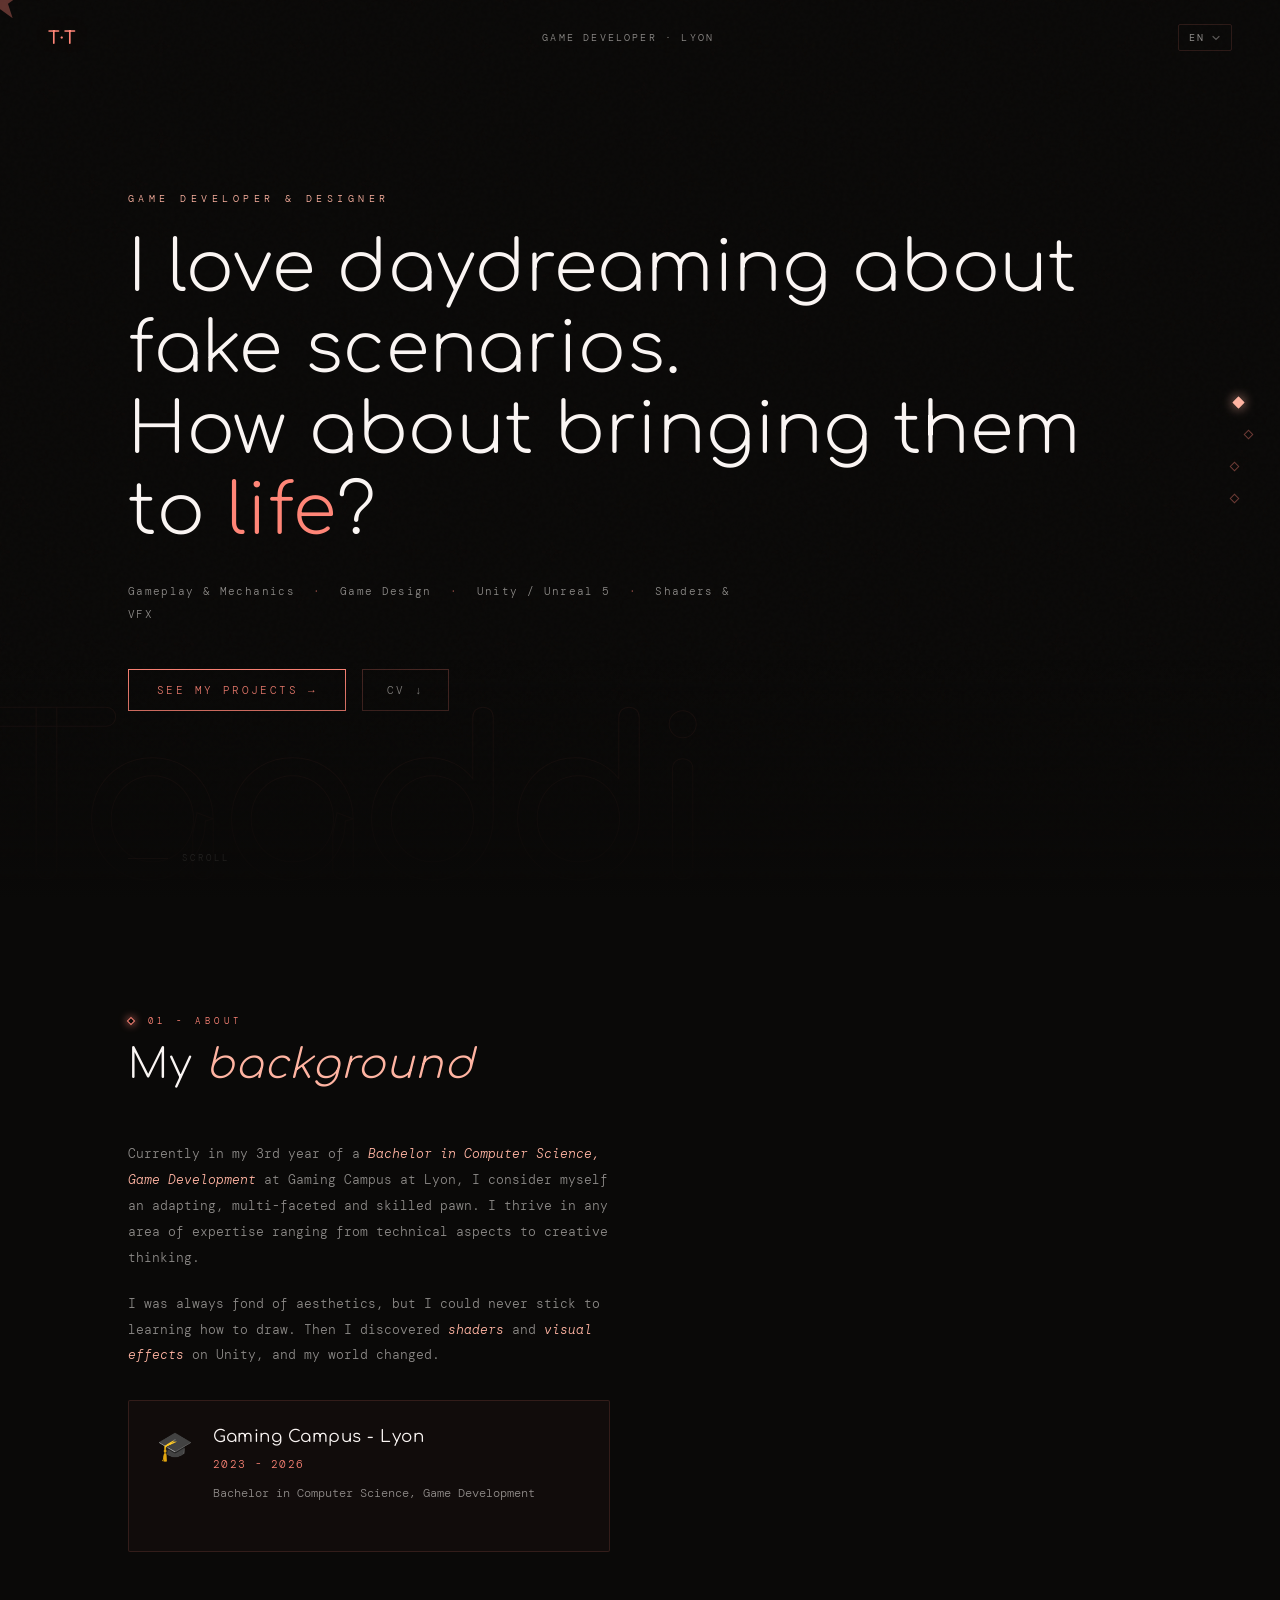
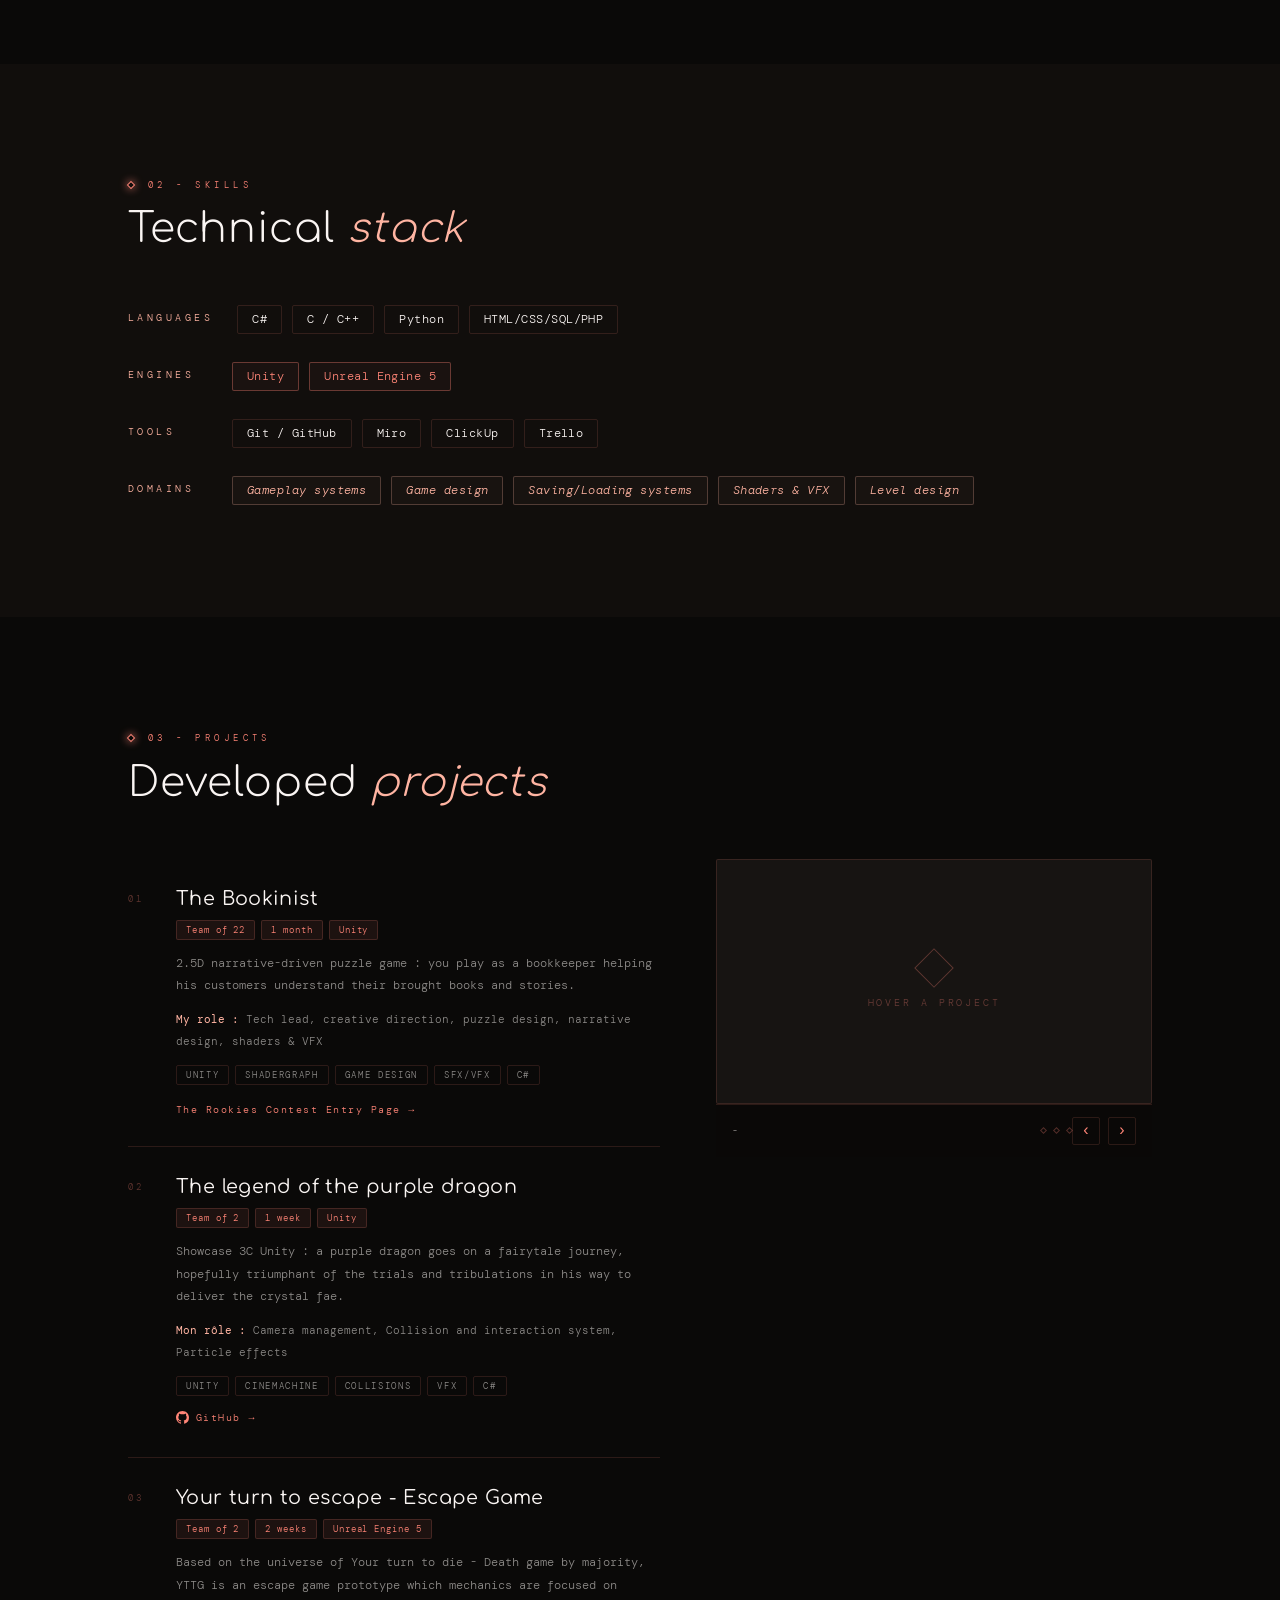
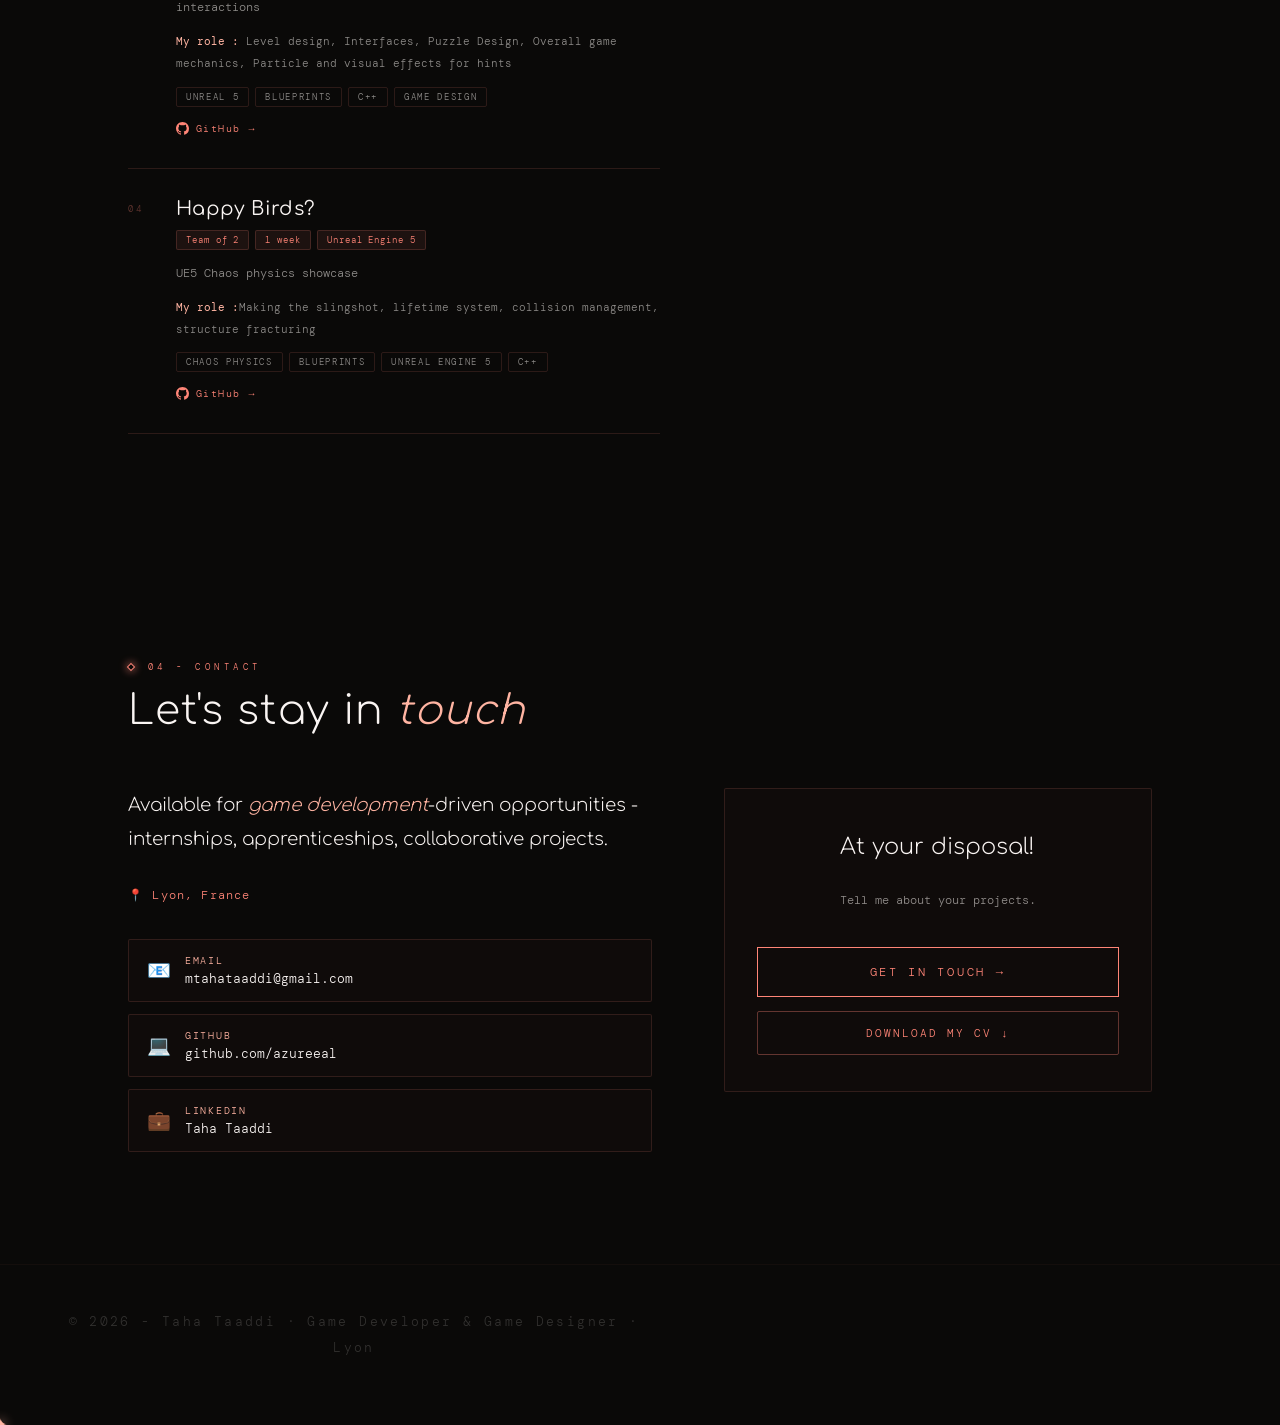
<file: index.html>
<!DOCTYPE html>
<html>
<head>
    <meta charset="UTF-8">
    <title>Enzo Omani - Portfolio</title>
    <style>
        body { background: #08060f; display: flex; align-items: center; justify-content: center; height: 100vh; margin: 0; }
        p { font-family: monospace; color: #a855f7; font-size: 0.8rem; letter-spacing: 0.2em; }
    </style>
</head>
<body>
    <p>Redirecting…</p>
    <script>
        const lang = navigator.language || navigator.userLanguage || 'en';
        if (lang.startsWith('fr')) {
            window.location.replace('./fr/');
        } else {
            window.location.replace('./en/');
        }
    </script>
</body>
</html>
</file>
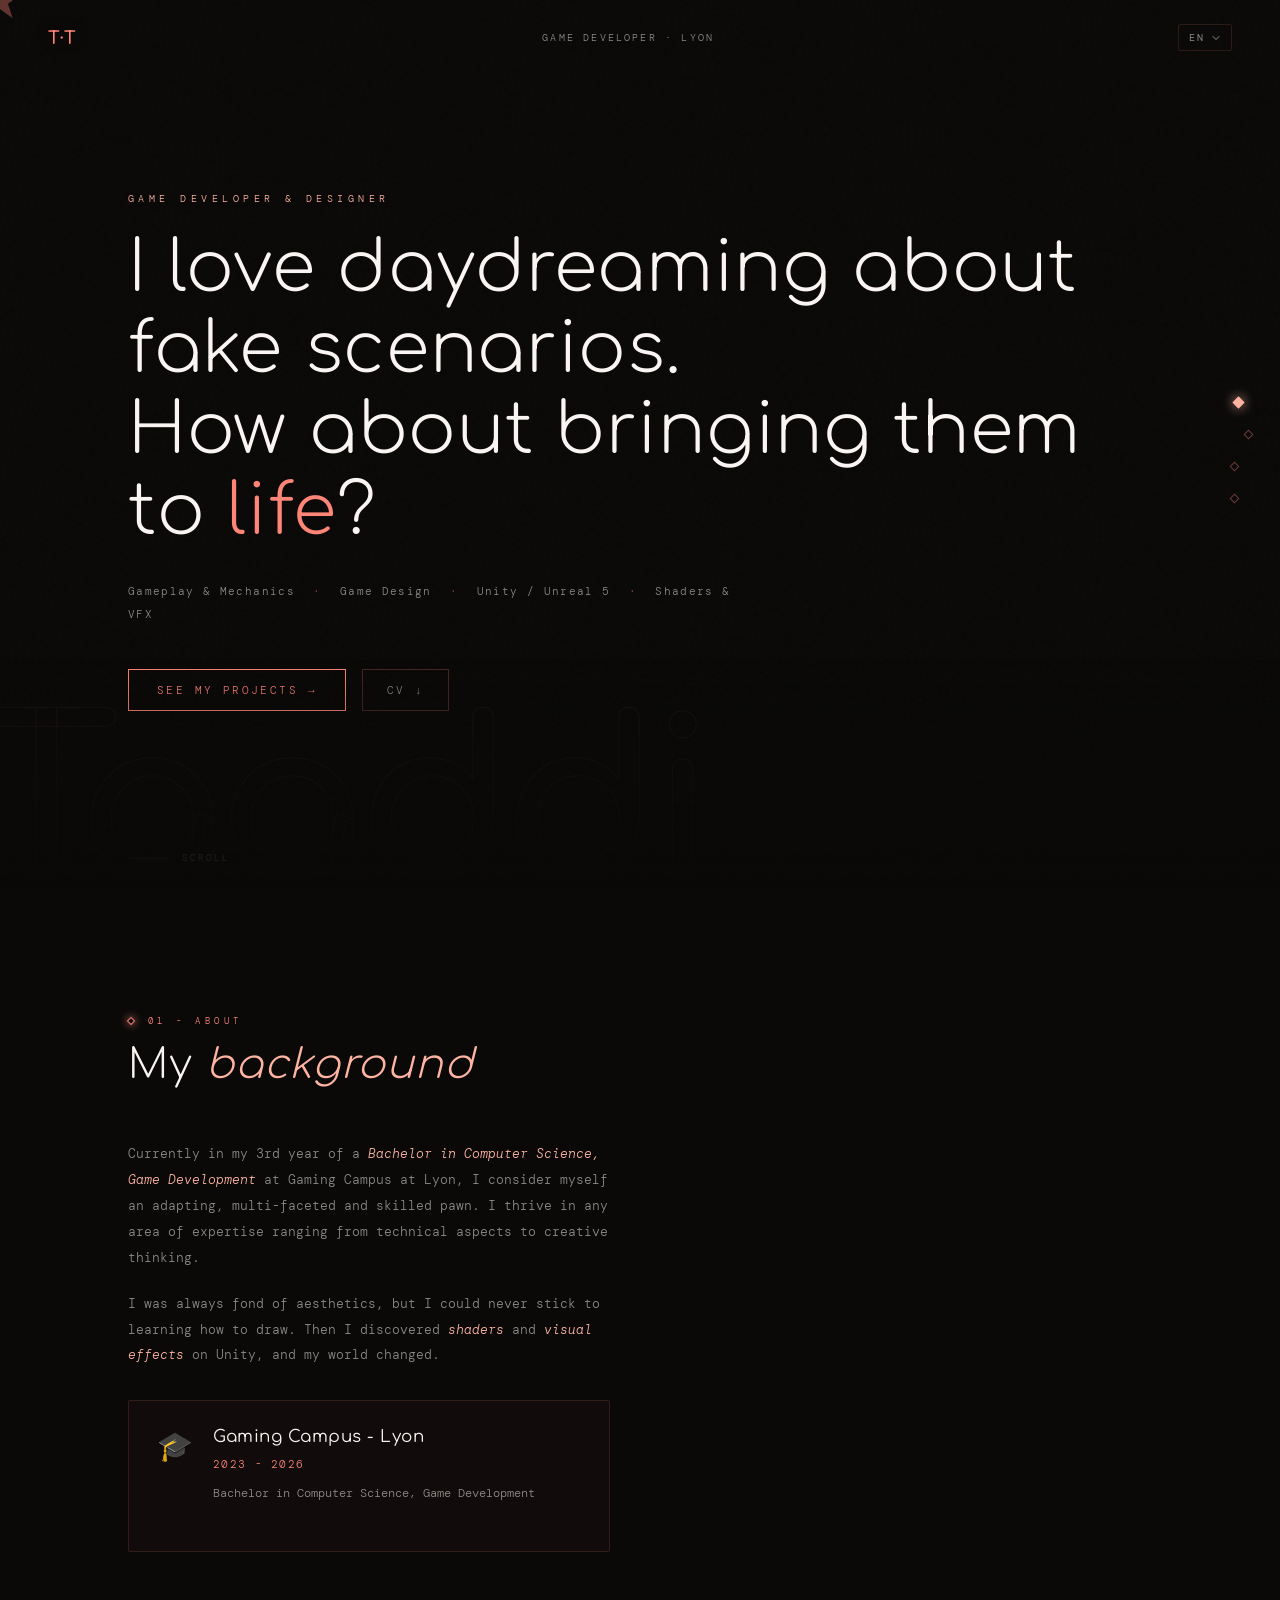
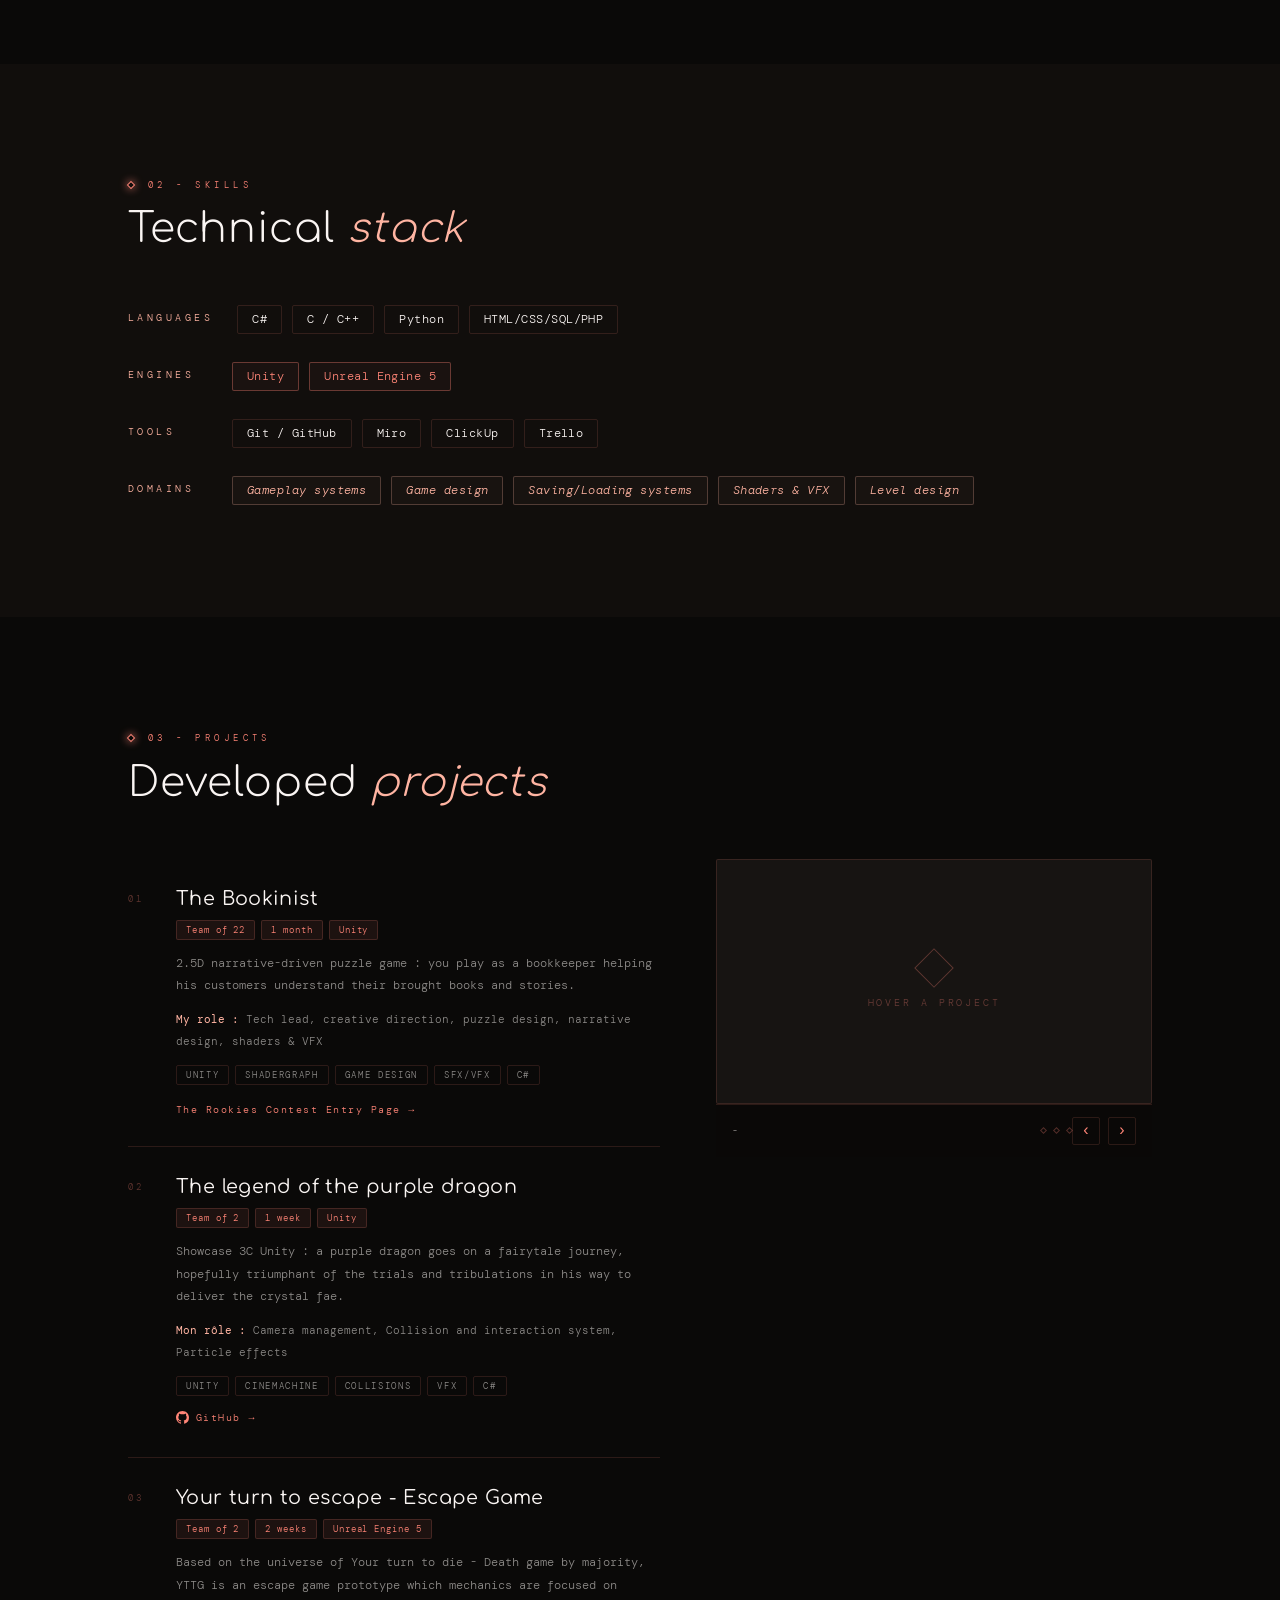
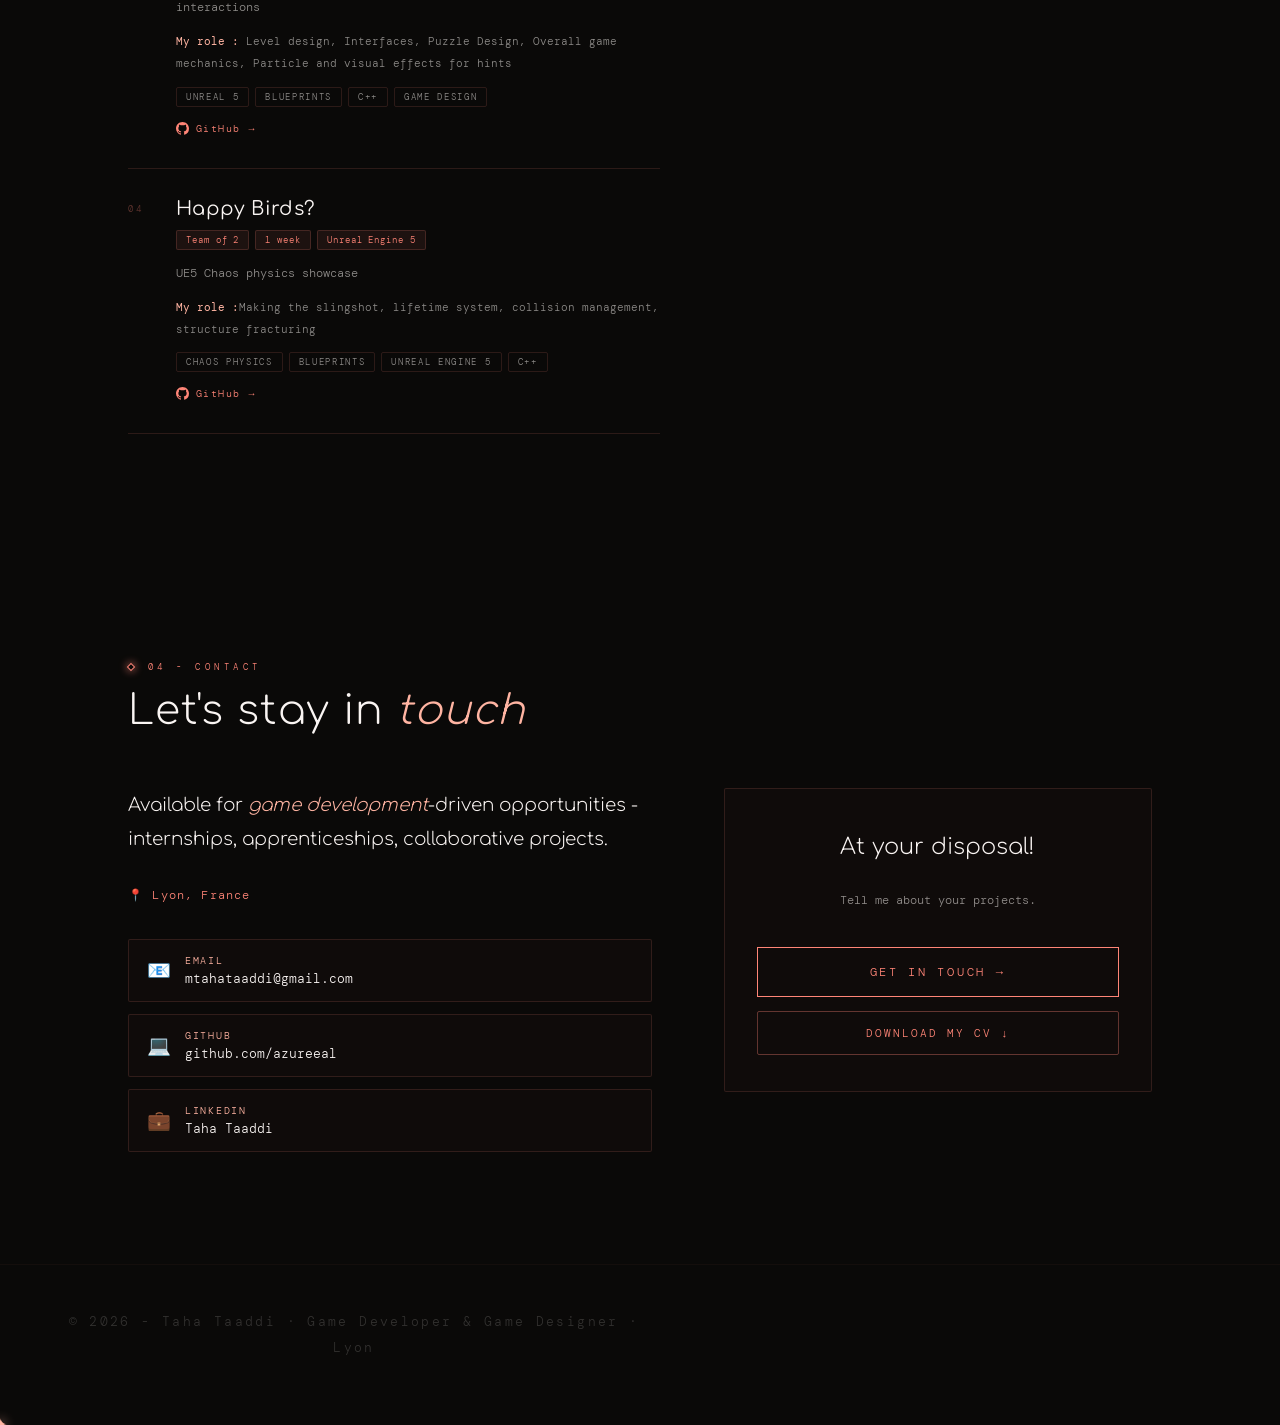
<file: en/index.html>
﻿<!DOCTYPE html>
<html lang="en">
<head>
    <meta charset="UTF-8">
    <meta name="viewport" content="width=device-width, initial-scale=1.0">
    <title>Taha Taaddi - Game Developer & Game Designer</title>
    <link rel="preconnect" href="https://fonts.googleapis.com">
    <link rel="preconnect" href="https://fonts.gstatic.com" crossorigin>
    <link href="https://fonts.googleapis.com/css2?family=Comfortaa:wght@300;400;500;600;700&family=DM+Mono:ital,wght@0,300;0,400;1,300&display=swap" rel="stylesheet">
    <link rel="stylesheet" href="style.css">
</head>
<body>
    <canvas id="hex-canvas"></canvas>

    <nav class="nav">
        <div class="nav-logo">T·T</div>
        <div class="nav-right">Game Developer · Lyon</div>

        <div class="lang-switcher">
            <button class="lang-btn" id="lang-btn" aria-label="Switch language">
                <span class="lang-current">EN</span>
                <svg width="10" height="10" viewBox="0 0 10 10" fill="currentColor"><path d="M2 3.5L5 6.5L8 3.5" stroke="currentColor" stroke-width="1.2" fill="none" stroke-linecap="round"/></svg>
            </button>
            <div class="lang-dropdown" id="lang-dropdown">
                <a href="../en/" class="lang-option lang-option--active">EN - English</a>
                <a href="../fr/" class="lang-option">FR - Français</a>
            </div>
        </div>
    </nav>

    <header class="hero">
        <div class="hero-watermark">Taaddi</div>
        <div class="hero-content">
            <p class="hero-eyebrow">Game Developer &amp; Designer</p>
            <h1>
                I love daydreaming about fake scenarios.<br>
                How about bringing them to <span class="highlight-teal">life</span>?
            </h1>
            <p class="hero-subtitle">
                Gameplay &amp; Mechanics <span>·</span> Game Design <span>·</span> Unity / Unreal 5 <span>·</span> Shaders &amp; VFX
            </p>
            <div class="hero-cta">
                <a href="#projects" class="btn-primary">See my projects <span class="btn-arrow">→</span></a>
                <a href="TAHA TAADDI_EN.pdf" download class="btn-ghost">CV ↓</a>
            </div>
        </div>
        <div class="scroll-hint"><div class="scroll-line"></div>Scroll</div>
    </header>

    <!-- À propos -->
    <section id="about" class="section">
        <p class="section-label">01 - About</p>
        <h2>My <span class="accent">background</span></h2>
        <div class="about-grid">
            <div class="about-text">
                <p>Currently in my 3rd year of a <span class="highlight">Bachelor in Computer Science, Game Development</span> at Gaming Campus at Lyon, I consider myself an adapting, multi-faceted and skilled pawn. I thrive in any area of expertise ranging from technical aspects to creative thinking.</p>
                <p>I was always fond of aesthetics, but I could never stick to learning how to draw. Then I discovered <span class="highlight">shaders</span> and <span class="highlight">visual effects</span> on Unity, and my world changed.</p>
                <div class="formation-card">
                    <div class="formation-icon">🎓</div>
                    <div class="formation-content">
                        <h3>Gaming Campus - Lyon</h3>
                        <p class="formation-years">2023 - 2026</p>
                        <p class="formation-degree">Bachelor in Computer Science, Game Development</p>
                    </div>
                </div>
            </div>
        </div>
    </section>

    <!-- Compétences -->
    <section id="skills" class="section dark-section">
        <p class="section-label">02 - Skills</p>
        <h2>Technical <span class="accent">stack</span></h2>
        <div class="skills-flat">
            <div class="skills-flat-group">
                <span class="skills-flat-label">Languages</span>
                <div class="skills-flat-tags">
                    <span class="skill-pill">C#</span>
                    <span class="skill-pill">C / C++</span>
                    <span class="skill-pill">Python</span>
                    <span class="skill-pill">HTML/CSS/SQL/PHP</span>
                </div>
            </div>
            <div class="skills-flat-group">
                <span class="skills-flat-label">Engines</span>
                <div class="skills-flat-tags">
                    <span class="skill-pill accent">Unity</span>
                    <span class="skill-pill accent">Unreal Engine 5</span>
                </div>
            </div>
            <div class="skills-flat-group">
                <span class="skills-flat-label">Tools</span>
                <div class="skills-flat-tags">
                    <span class="skill-pill">Git / GitHub</span>
                    <span class="skill-pill">Miro</span>
                    <span class="skill-pill">ClickUp</span>
                    <span class="skill-pill">Trello</span>
                </div>
            </div>
            <div class="skills-flat-group">
                <span class="skills-flat-label">Domains</span>
                <div class="skills-flat-tags">
                    <span class="skill-pill highlight">Gameplay systems</span>
                    <span class="skill-pill highlight">Game design</span>
                    <span class="skill-pill highlight">Saving/Loading systems</span>
                    <span class="skill-pill highlight">Shaders &amp; VFX</span>
                    <span class="skill-pill highlight">Level design</span>
                </div>
            </div>
        </div>
    </section>

    <!-- Projets -->
    <section id="projects" class="section">
        <p class="section-label">03 - Projects</p>
        <h2>Developed <span class="accent">projects</span></h2>
        <div class="projects-layout">

            <!-- Liste gauche -->
            <div class="projects-list-panel">

                <div class="project-row" data-project="0">
                    <span class="row-num">01</span>
                    <div class="row-body">
                        <h3 class="row-title">The Bookinist</h3>
                        <div class="row-meta">
                            <span class="meta-badge">Team of 22</span>
                            <span class="meta-badge">1 month</span>
                            <span class="meta-badge">Unity</span>
                        </div>
                        <p class="row-desc">2.5D narrative-driven puzzle game : you play as a bookkeeper helping his customers understand their brought books and stories.</p>
                        <p class="row-role"><strong>My role :</strong> Tech lead, creative direction, puzzle design, narrative design, shaders &amp; VFX</p>
                        <div class="row-tags"><span class="tag">Unity</span><span class="tag">ShaderGraph</span><span class="tag">Game Design</span><span class="tag">SFX/VFX</span><span class="tag">C#</span></div>
                        <a href="https://www.therookies.co/entries/51796" target="_blank" rel="noopener" class="row-link">
                            The Rookies Contest Entry Page →
                        </a>
                    </div>
                </div>

                <div class="project-row" data-project="1">
                    <span class="row-num">02</span>
                    <div class="row-body">
                        <h3 class="row-title">The legend of the purple dragon</h3>
                        <div class="row-meta">
                            <span class="meta-badge">Team of 2</span>
                            <span class="meta-badge">1 week</span>
                            <span class="meta-badge">Unity</span>
                        </div>
                        <p class="row-desc">Showcase 3C Unity : a purple dragon goes on a fairytale journey, hopefully triumphant of the trials and tribulations in his way to deliver the crystal fae.</p>
                        <p class="row-role"><strong>Mon rôle :</strong> Camera management, Collision and interaction system, Particle effects</p>
                        <div class="row-tags"><span class="tag">Unity</span><span class="tag">Cinemachine</span><span class="tag">Collisions</span><span class="tag">VFX</span><span class="tag">C#</span></div>
                        <a href="https://github.com/azureeal/TheLegendofThePurpleDragon" target="_blank" rel="noopener" class="row-link">
                            <svg width="13" height="13" viewBox="0 0 24 24" fill="currentColor"><path d="M12 0C5.37 0 0 5.37 0 12c0 5.31 3.435 9.795 8.205 11.385.6.105.825-.255.825-.57 0-.285-.015-1.23-.015-2.235-3.015.555-3.795-.735-4.035-1.41-.135-.345-.72-1.41-1.23-1.695-.42-.225-1.02-.78-.015-.795.945-.015 1.62.87 1.845 1.23 1.08 1.815 2.805 1.305 3.495.99.105-.78.42-1.305.765-1.605-2.67-.3-5.46-1.335-5.46-5.925 0-1.305.465-2.385 1.23-3.225-.12-.3-.54-1.53.12-3.18 0 0 1.005-.315 3.3 1.23.96-.27 1.98-.405 3-.405s2.04.135 3 .405c2.295-1.56 3.3-1.23 3.3-1.23.66 1.65.24 2.88.12 3.18.765.84 1.23 1.905 1.23 3.225 0 4.605-2.805 5.625-5.475 5.925.435.375.81 1.095.81 2.22 0 1.605-.015 2.895-.015 3.3 0 .315.225.69.825.57A12.02 12.02 0 0 0 24 12c0-6.63-5.37-12-12-12z" /></svg>
                            GitHub →
                        </a>
                    </div>
                </div>

                <div class="project-row" data-project="2">
                    <span class="row-num">03</span>
                    <div class="row-body">
                        <h3 class="row-title">Your turn to escape - Escape Game</h3>
                        <div class="row-meta">
                            <span class="meta-badge">Team of 2</span>
                            <span class="meta-badge">2 weeks</span>
                            <span class="meta-badge">Unreal Engine 5</span>
                        </div>
                        <p class="row-desc">Based on the universe of Your turn to die - Death game by majority, YTTG is an escape game prototype which mechanics are focused on interactions</p>
                        <p class="row-role"><strong>My role :</strong> Level design, Interfaces, Puzzle Design, Overall game mechanics, Particle and visual effects for hints</p>
                        <div class="row-tags"><span class="tag">Unreal 5</span><span class="tag">Blueprints</span><span class="tag">C++</span><span class="tag">Game Design</span></div>
                        <a href="https://github.com/azureeal/EsgrapeGame" target="_blank" rel="noopener" class="row-link">
                            <svg width="13" height="13" viewBox="0 0 24 24" fill="currentColor"><path d="M12 0C5.37 0 0 5.37 0 12c0 5.31 3.435 9.795 8.205 11.385.6.105.825-.255.825-.57 0-.285-.015-1.23-.015-2.235-3.015.555-3.795-.735-4.035-1.41-.135-.345-.72-1.41-1.23-1.695-.42-.225-1.02-.78-.015-.795.945-.015 1.62.87 1.845 1.23 1.08 1.815 2.805 1.305 3.495.99.105-.78.42-1.305.765-1.605-2.67-.3-5.46-1.335-5.46-5.925 0-1.305.465-2.385 1.23-3.225-.12-.3-.54-1.53.12-3.18 0 0 1.005-.315 3.3 1.23.96-.27 1.98-.405 3-.405s2.04.135 3 .405c2.295-1.56 3.3-1.23 3.3-1.23.66 1.65.24 2.88.12 3.18.765.84 1.23 1.905 1.23 3.225 0 4.605-2.805 5.625-5.475 5.925.435.375.81 1.095.81 2.22 0 1.605-.015 2.895-.015 3.3 0 .315.225.69.825.57A12.02 12.02 0 0 0 24 12c0-6.63-5.37-12-12-12z" /></svg>
                            GitHub →
                        </a>
                    </div>
                </div>

                <div class="project-row" data-project="3">
                    <span class="row-num">04</span>
                    <div class="row-body">
                        <h3 class="row-title">Happy Birds?</h3>
                        <div class="row-meta">
                            <span class="meta-badge">Team of 2</span>
                            <span class="meta-badge">1 week</span>
                            <span class="meta-badge">Unreal Engine 5</span>
                        </div>
                        <p class="row-desc">UE5 Chaos physics showcase</p>
                        <p class="row-role"><strong>My role :</strong>Making the slingshot, lifetime system, collision management, structure fracturing</p>
                        <div class="row-tags"><span class="tag">Chaos Physics</span><span class="tag">Blueprints</span><span class="tag">Unreal Engine 5</span><span class="tag">C++</span></div>
                        <a href="https://github.com/azureeal/HappyBirds" target="_blank" rel="noopener" class="row-link">
                            <svg width="13" height="13" viewBox="0 0 24 24" fill="currentColor"><path d="M12 0C5.37 0 0 5.37 0 12c0 5.31 3.435 9.795 8.205 11.385.6.105.825-.255.825-.57 0-.285-.015-1.23-.015-2.235-3.015.555-3.795-.735-4.035-1.41-.135-.345-.72-1.41-1.23-1.695-.42-.225-1.02-.78-.015-.795.945-.015 1.62.87 1.845 1.23 1.08 1.815 2.805 1.305 3.495.99.105-.78.42-1.305.765-1.605-2.67-.3-5.46-1.335-5.46-5.925 0-1.305.465-2.385 1.23-3.225-.12-.3-.54-1.53.12-3.18 0 0 1.005-.315 3.3 1.23.96-.27 1.98-.405 3-.405s2.04.135 3 .405c2.295-1.56 3.3-1.23 3.3-1.23.66 1.65.24 2.88.12 3.18.765.84 1.23 1.905 1.23 3.225 0 4.605-2.805 5.625-5.475 5.925.435.375.81 1.095.81 2.22 0 1.605-.015 2.895-.015 3.3 0 .315.225.69.825.57A12.02 12.02 0 0 0 24 12c0-6.63-5.37-12-12-12z" /></svg>
                            GitHub →
                        </a>
                    </div>
                </div>

            </div>

            <!-- Preview panel droite -->
            <div class="projects-preview-panel">
                <div class="preview-frame" id="preview-frame">
                    <!-- Placeholder -->
                    <div class="preview-placeholder" id="preview-placeholder">
                        <div class="placeholder-diamond"></div>
                        <span class="placeholder-text">Hover a project</span>
                    </div>

                    <!-- Slides projet 0 -->
                    <div class="preview-slide" data-project="0" data-img="0">
                        <iframe width="560" height="315" src="https://www.youtube-nocookie.com/embed/fk-uSdd4cbI?si=e2OzgJIRJpgF8hE5" title="YouTube video player" referrerpolicy="strict-origin-when-cross-origin" frameborder="0" allow="accelerometer; autoplay; clipboard-write; encrypted-media; gyroscope; picture-in-picture; web-share" referrerpolicy="strict-origin-when-cross-origin" allowfullscreen></iframe>
                    </div>

                    <!-- Slides projet 1 -->
                    <div class="preview-slide" data-project="1" data-img="0"><img src="../images/Dragon1.png" alt="Menu"></div>
                    <div class="preview-slide" data-project="1" data-img="1"><img src="../images/Dragon2.png" alt="Loading Screen"></div>
                    <div class="preview-slide" data-project="1" data-img="2"><img src="../images/Dragon3.png" alt="Hub"></div>
                    <div class="preview-slide" data-project="1" data-img="3"><img src="../images/Dragon4.png" alt="First Level"></div>

                    <!-- Slides projet 2 -->
                    <div class="preview-slide" data-project="2" data-img="0"><img src="../images/Room1.png" alt="Room 1"></div>
                    <div class="preview-slide" data-project="2" data-img="1"><img src="../images/Room2.png" alt="Room 2"></div>
                    <div class="preview-slide" data-project="2" data-img="2"><img src="../images/Room3.png" alt="Room 3"></div>
                    <div class="preview-slide" data-project="2" data-img="3"><img src="../images/Room4.png" alt="Room 4"></div>
                    <div class="preview-slide" data-project="2" data-img="4"><img src="../images/Room5.png" alt="Room 5"></div>

                    <!-- Slides projet 2 -->
                    <div class="preview-slide" data-project="3" data-img="0"><img src="../images/Level1.png" alt="Level 1"></div>
                    <div class="preview-slide" data-project="3" data-img="1"><img src="../images/Level2.png" alt="Level 2"></div>
                    <div class="preview-slide" data-project="3" data-img="2"><img src="../images/Level3.png" alt="Level 3"></div>
                </div>

                <!-- Nav barre sous la preview -->
                <div class="preview-nav">
                    <span class="preview-nav-title" id="preview-nav-title">-</span>
                    <div class="preview-dots" id="preview-dots"></div>
                    <div class="preview-arrows">
                        <button class="preview-btn" id="preview-prev">‹</button>
                        <button class="preview-btn" id="preview-next">›</button>
                    </div>
                </div>
            </div>

        </div>
    </section>

    <!-- Contact -->
    <section id="contact" class="section">
        <p class="section-label">04 - Contact</p>
        <h2>Let's stay in <span class="accent">touch</span></h2>
        <div class="contact-layout">
            <div>
                <p class="contact-intro">Available for <span class="highlight">game development</span>-driven opportunities - internships, apprenticeships, collaborative projects.</p>
                <p class="contact-location">📍 Lyon, France</p>
                <div class="contact-links">
                    <a href="mailto:mtahataaddi@gmail.com" class="contact-link">
                        <span class="contact-icon">📧</span>
                        <div class="contact-info-block"><span class="contact-label">Email</span><span class="contact-value">mtahataaddi@gmail.com</span></div>
                    </a>
                    <a href="https://github.com/azureeal" target="_blank" rel="noopener noreferrer" class="contact-link">
                        <span class="contact-icon">💻</span>
                        <div class="contact-info-block"><span class="contact-label">GitHub</span><span class="contact-value">github.com/azureeal</span></div>
                    </a>
                    <a href="https://www.linkedin.com/in/taha-taaddi/" target="_blank" rel="noopener noreferrer" class="contact-link">
                        <span class="contact-icon">💼</span>
                        <div class="contact-info-block"><span class="contact-label">LinkedIn</span><span class="contact-value">Taha Taaddi</span></div>
                    </a>
                </div>
            </div>
            <div class="contact-actions">
                <p class="contact-actions-title">At your disposal!</p>
                <p class="contact-actions-sub">Tell me about your projects.</p>
                <a href="mailto:mtahataaddi@gmail.com" class="btn-primary btn-large">Get in touch <span class="btn-arrow">→</span></a>
                <a href="TAHA TAADDI_EN.pdf" download class="btn-secondary">Download my CV ↓</a>
            </div>
        </div>
    </section>

    <footer><p>© 2026 - Taha Taaddi · Game Developer &amp; Game Designer · Lyon</p></footer>

    <script src="script.js"></script>
    <script>
    /* ── Preview panel interactif ───────────────────────── */
    const projectData = [
        { title: 'The Bookinist', imgCount: 1 },
        { title: 'The legend of the purple dragon', imgCount: 4 },
        { title: 'Your turn to escape', imgCount: 5 },
        { title: 'Happy Birds?', imgCount: 3 }
    ];

    let activeProject = -1;
    let activeImg = 0;

    const frame       = document.getElementById('preview-frame');
    const placeholder = document.getElementById('preview-placeholder');
    const navTitle    = document.getElementById('preview-nav-title');
    const dotsWrap    = document.getElementById('preview-dots');
    const btnPrev     = document.getElementById('preview-prev');
    const btnNext     = document.getElementById('preview-next');

    function showProject(idx) {
        if (idx === activeProject) return;
        activeProject = idx;
        activeImg = 0;

        // masque placeholder
        placeholder.classList.add('hidden');
        frame.classList.add('lit');

        // masque tous les slides et concepts
        document.querySelectorAll('.preview-slide, .preview-concept').forEach(el => el.classList.remove('active'));

        const data = projectData[idx];

        if (data.imgCount === 0) {
            // concept
            document.querySelector(`.preview-concept[data-project="${idx}"]`).classList.add('active');
            navTitle.textContent = data.title;
            dotsWrap.innerHTML = '';
            btnPrev.style.opacity = '0.2';
            btnNext.style.opacity = '0.2';
        } else {
            showImg(idx, 0);
            navTitle.textContent = data.title;
            buildDots(idx, data.imgCount);
            btnPrev.style.opacity = '1';
            btnNext.style.opacity = '1';
        }

        document.querySelectorAll('.project-row').forEach((r, i) => r.classList.toggle('active', i === idx));
    }

    function showImg(proj, imgIdx) {
        document.querySelectorAll(`.preview-slide[data-project="${proj}"]`).forEach(el => el.classList.remove('active'));
        const target = document.querySelector(`.preview-slide[data-project="${proj}"][data-img="${imgIdx}"]`);
        if (target) target.classList.add('active');
        activeImg = imgIdx;
        document.querySelectorAll('.preview-dot').forEach((d, i) => d.classList.toggle('active', i === imgIdx));
    }

    function buildDots(proj, count) {
        dotsWrap.innerHTML = '';
        for (let i = 0; i < count; i++) {
            const d = document.createElement('span');
            d.className = 'preview-dot' + (i === 0 ? ' active' : '');
            d.addEventListener('click', () => showImg(proj, i));
            dotsWrap.appendChild(d);
        }
    }

    btnPrev.addEventListener('click', () => {
        if (activeProject < 0 || projectData[activeProject].imgCount === 0) return;
        const c = projectData[activeProject].imgCount;
        showImg(activeProject, (activeImg - 1 + c) % c);
    });

    btnNext.addEventListener('click', () => {
        if (activeProject < 0 || projectData[activeProject].imgCount === 0) return;
        const c = projectData[activeProject].imgCount;
        showImg(activeProject, (activeImg + 1) % c);
    });

    document.querySelectorAll('.project-row').forEach((row, i) => {
        row.addEventListener('mouseenter', () => showProject(i));
    });
    </script>
</body>
</html>
</file>
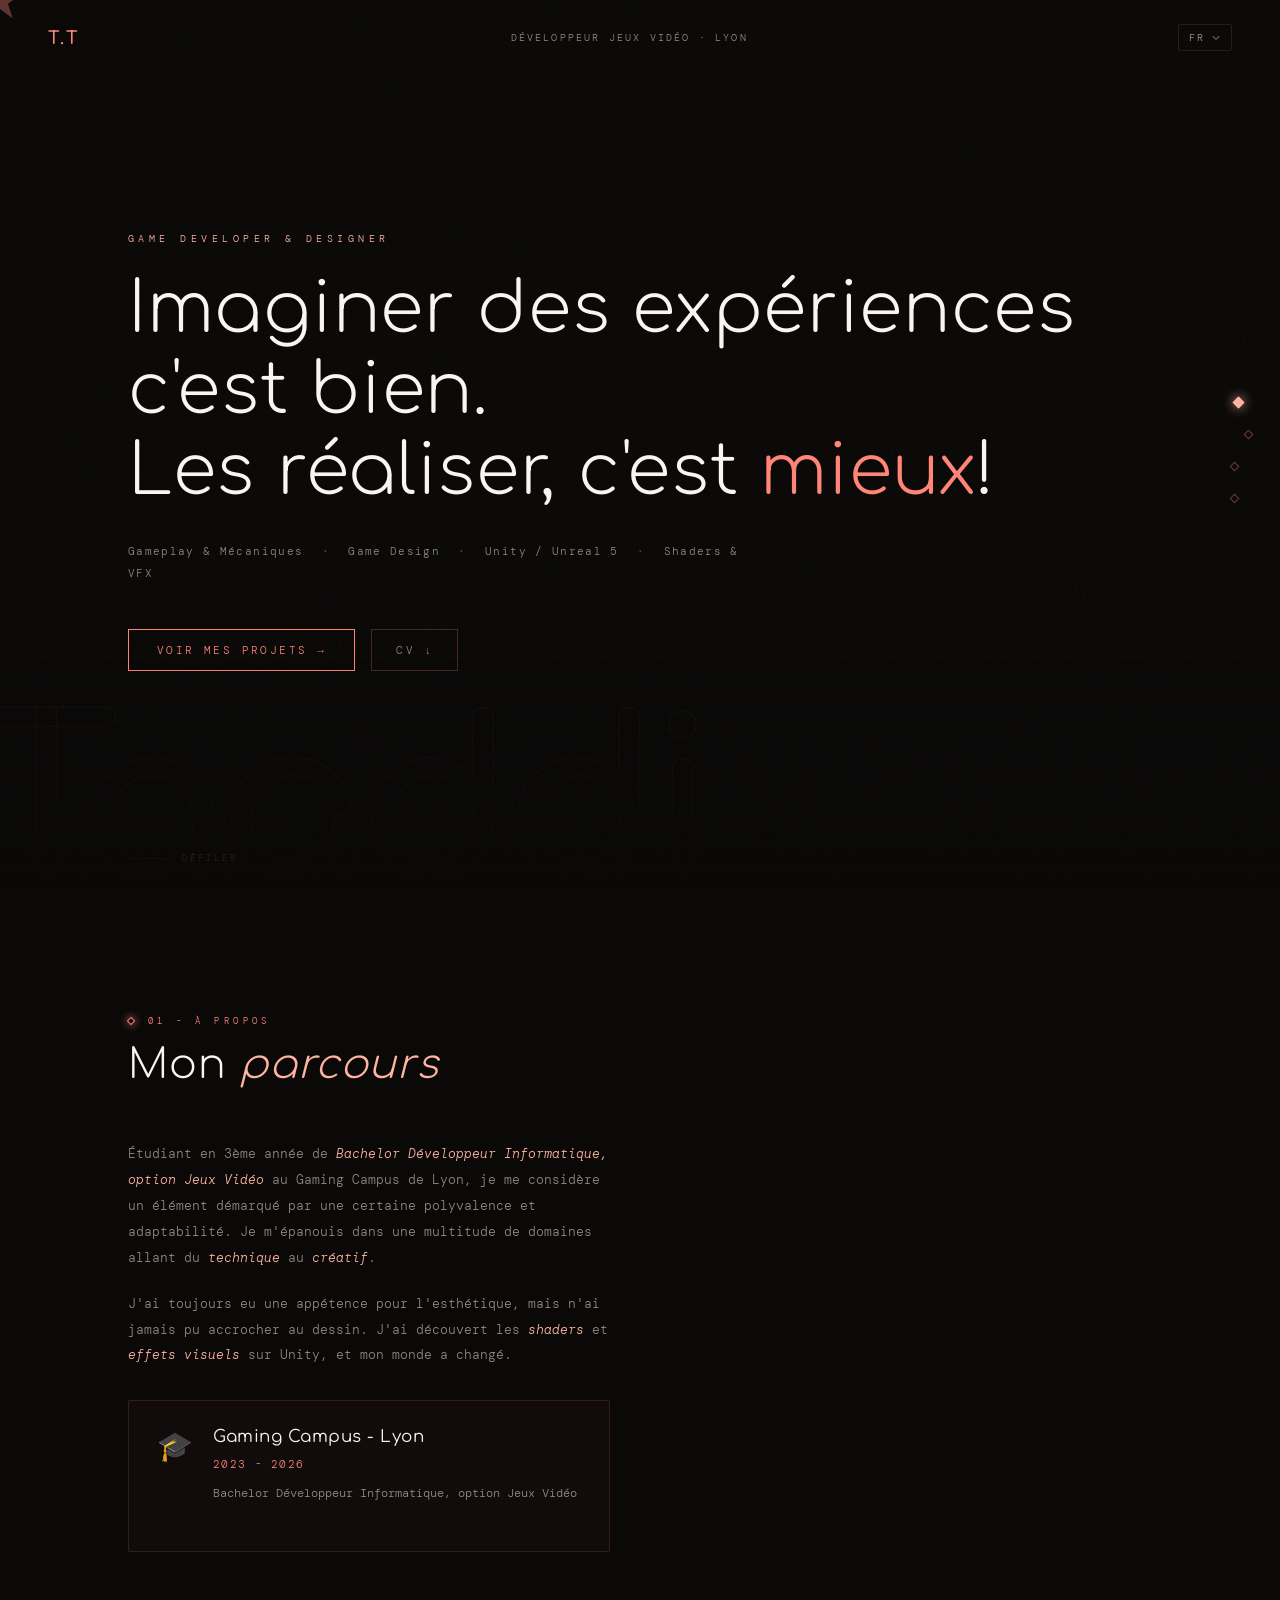
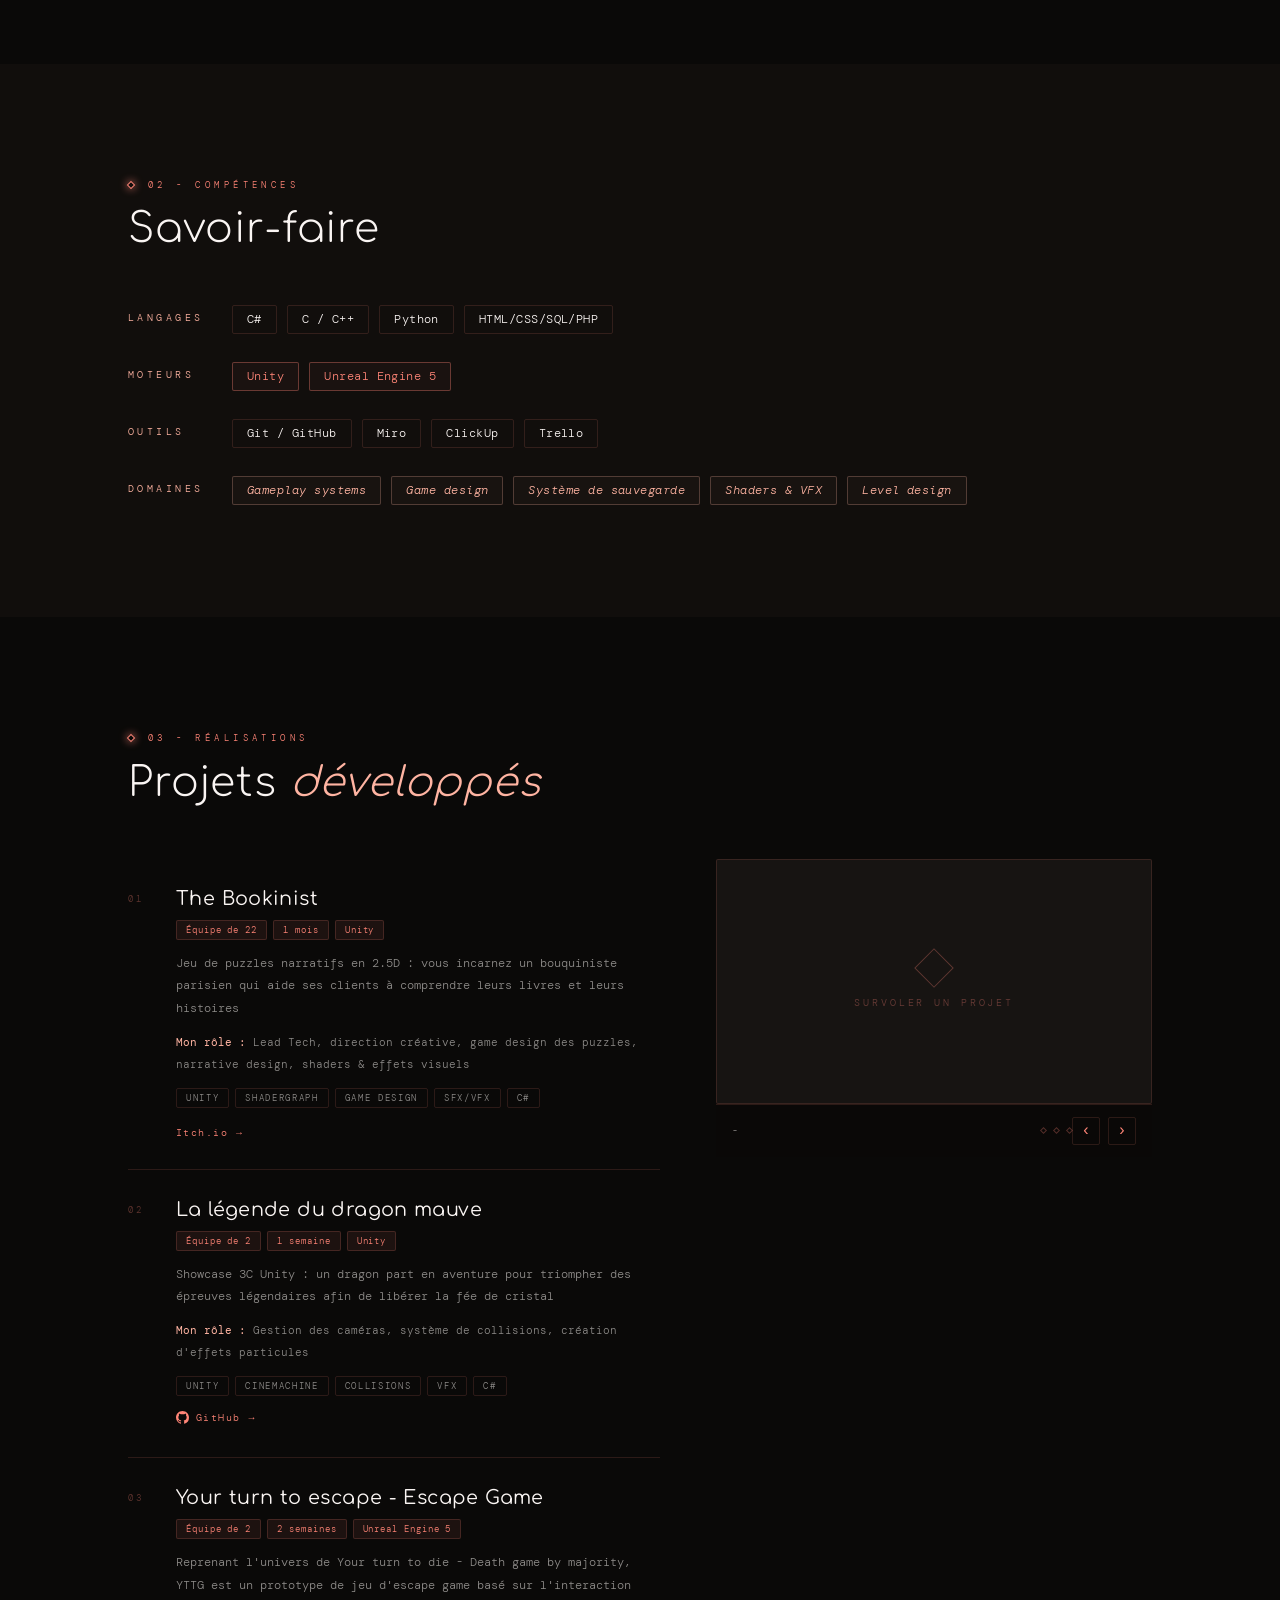
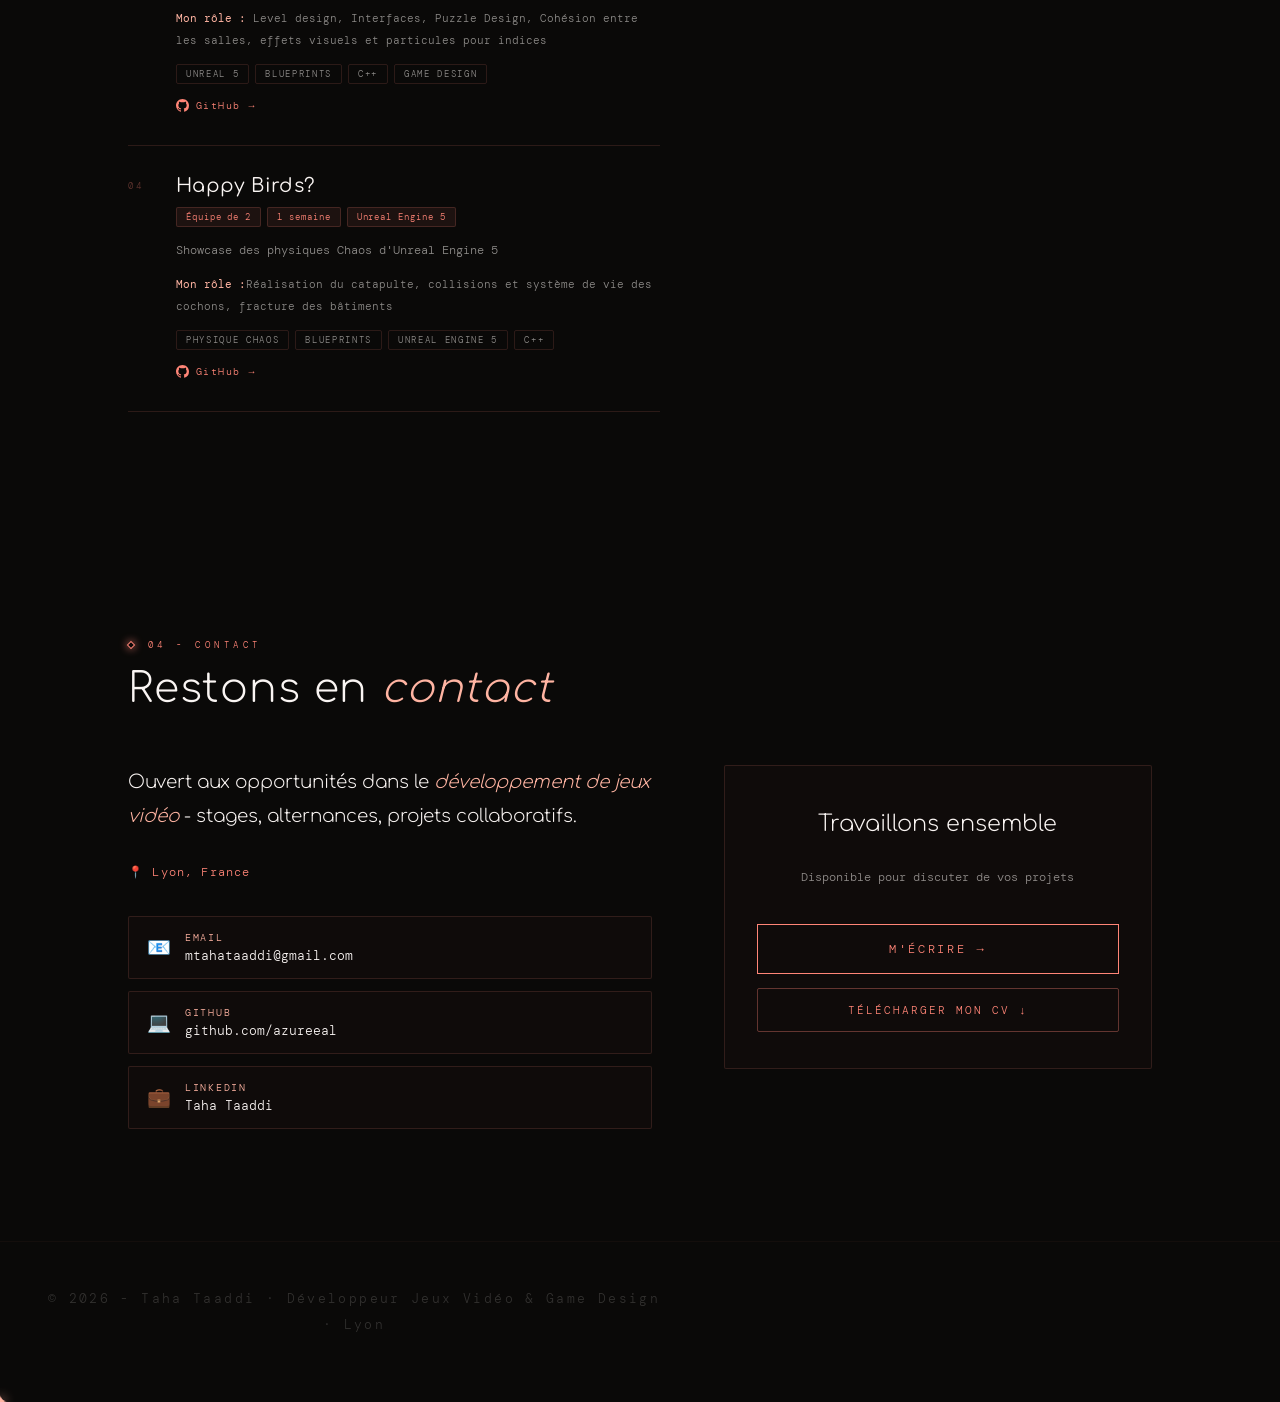
<file: fr/index.html>
﻿<!DOCTYPE html>
<html lang="fr">
<head>
    <meta charset="UTF-8">
    <meta name="viewport" content="width=device-width, initial-scale=1.0">
    <title>Taha Taaddi - Développeur Jeux Vidéo & Game Design</title>
    <link rel="preconnect" href="https://fonts.googleapis.com">
    <link rel="preconnect" href="https://fonts.gstatic.com" crossorigin>
    <link href="https://fonts.googleapis.com/css2?family=Comfortaa:wght@300;400;500;600;700&family=DM+Mono:ital,wght@0,300;0,400;1,300&display=swap" rel="stylesheet">
    <link rel="stylesheet" href="style.css">
</head>
<body>
    <canvas id="hex-canvas"></canvas>

    <nav class="nav">
        <div class="nav-logo">T.T</div>
        <div class="nav-right">Développeur Jeux Vidéo · Lyon</div>

        <div class="lang-switcher">
            <button class="lang-btn" id="lang-btn" aria-label="Changer de langue">
                <span class="lang-current">FR</span>
                <svg width="10" height="10" viewBox="0 0 10 10" fill="currentColor"><path d="M2 3.5L5 6.5L8 3.5" stroke="currentColor" stroke-width="1.2" fill="none" stroke-linecap="round" /></svg>
            </button>
            <div class="lang-dropdown" id="lang-dropdown">
                <a href="../en/" class="lang-option">EN - English</a>
                <a href="../fr/" class="lang-option lang-option--active">FR - Français</a>
            </div>
        </div>
    </nav>

    <header class="hero">
        <div class="hero-watermark">Taaddi</div>
        <div class="hero-content">
            <p class="hero-eyebrow">Game Developer &amp; Designer</p>
            <h1>
                Imaginer des expériences c'est bien.<br>
                Les réaliser, c'est <span class="highlight-teal">mieux</span>!
            </h1>
            <p class="hero-subtitle">
                Gameplay &amp; Mécaniques <span>·</span> Game Design <span>·</span> Unity / Unreal 5 <span>·</span> Shaders &amp; VFX
            </p>
            <div class="hero-cta">
                <a href="#projects" class="btn-primary">Voir mes projets <span class="btn-arrow">→</span></a>
                <a href="TAHA TAADDI_FR.pdf" download class="btn-ghost">CV ↓</a>
            </div>
        </div>
        <div class="scroll-hint"><div class="scroll-line"></div>Défiler</div>
    </header>

    <!-- À propos -->
    <section id="about" class="section">
        <p class="section-label">01 - À propos</p>
        <h2>Mon <span class="accent">parcours</span></h2>
        <div class="about-grid">
            <div class="about-text">
                <p>Étudiant en 3ème année de <span class="highlight">Bachelor Développeur Informatique, option Jeux Vidéo</span> au Gaming Campus de Lyon, je me considère un élément démarqué par une certaine polyvalence et adaptabilité. Je m'épanouis dans une multitude de domaines allant du <span class="highlight">technique</span> au <span class="highlight">créatif</span>.</p>
                <p>J'ai toujours eu une appétence pour l'esthétique, mais n'ai jamais pu accrocher au dessin. J'ai découvert les <span class="highlight">shaders</span> et <span class="highlight">effets visuels</span> sur Unity, et mon monde a changé.</p>
                <div class="formation-card">
                    <div class="formation-icon">🎓</div>
                    <div class="formation-content">
                        <h3>Gaming Campus - Lyon</h3>
                        <p class="formation-years">2023 - 2026</p>
                        <p class="formation-degree">Bachelor Développeur Informatique, option Jeux Vidéo</p>
                    </div>
                </div>
            </div>
        </div>
    </section>

    <!-- Compétences -->
    <section id="skills" class="section dark-section">
        <p class="section-label">02 - Compétences</p>
        <h2>Savoir-faire</h2>
        <div class="skills-flat">
            <div class="skills-flat-group">
                <span class="skills-flat-label">Langages</span>
                <div class="skills-flat-tags">
                    <span class="skill-pill">C#</span>
                    <span class="skill-pill">C / C++</span>
                    <span class="skill-pill">Python</span>
                    <span class="skill-pill">HTML/CSS/SQL/PHP</span>
                </div>
            </div>
            <div class="skills-flat-group">
                <span class="skills-flat-label">Moteurs</span>
                <div class="skills-flat-tags">
                    <span class="skill-pill accent">Unity</span>
                    <span class="skill-pill accent">Unreal Engine 5</span>
                </div>
            </div>
            <div class="skills-flat-group">
                <span class="skills-flat-label">Outils</span>
                <div class="skills-flat-tags">
                    <span class="skill-pill">Git / GitHub</span>
                    <span class="skill-pill">Miro</span>
                    <span class="skill-pill">ClickUp</span>
                    <span class="skill-pill">Trello</span>
                </div>
            </div>
            <div class="skills-flat-group">
                <span class="skills-flat-label">Domaines</span>
                <div class="skills-flat-tags">
                    <span class="skill-pill highlight">Gameplay systems</span>
                    <span class="skill-pill highlight">Game design</span>
                    <span class="skill-pill highlight">Système de sauvegarde</span>
                    <span class="skill-pill highlight">Shaders &amp; VFX</span>
                    <span class="skill-pill highlight">Level design</span>
                </div>
            </div>
        </div>
    </section>

    <!-- Projets -->
    <section id="projects" class="section">
        <p class="section-label">03 - Réalisations</p>
        <h2>Projets <span class="accent">développés</span></h2>
        <div class="projects-layout">

            <!-- Liste gauche -->
            <div class="projects-list-panel">

                <div class="project-row" data-project="0">
                    <span class="row-num">01</span>
                    <div class="row-body">
                        <h3 class="row-title">The Bookinist</h3>
                        <div class="row-meta">
                            <span class="meta-badge">Équipe de 22</span>
                            <span class="meta-badge">1 mois</span>
                            <span class="meta-badge">Unity</span>
                        </div>
                        <p class="row-desc">Jeu de puzzles narratifs en 2.5D : vous incarnez un bouquiniste parisien qui aide ses clients à comprendre leurs livres et leurs histoires</p>
                        <p class="row-role"><strong>Mon rôle :</strong> Lead Tech, direction créative, game design des puzzles, narrative design, shaders &amp; effets visuels</p>
                        <div class="row-tags"><span class="tag">Unity</span><span class="tag">ShaderGraph</span><span class="tag">Game Design</span><span class="tag">SFX/VFX</span><span class="tag">C#</span></div>
                        <a href="https://azureeal.itch.io/the-bookinist" target="_blank" rel="noopener" class="row-link">

                            Itch.io →
                        </a>
                    </div>
                </div>

                <div class="project-row" data-project="1">
                    <span class="row-num">02</span>
                    <div class="row-body">
                        <h3 class="row-title">La légende du dragon mauve</h3>
                        <div class="row-meta">
                            <span class="meta-badge">Équipe de 2</span>
                            <span class="meta-badge">1 semaine</span>
                            <span class="meta-badge">Unity</span>
                        </div>
                        <p class="row-desc">Showcase 3C Unity : un dragon part en aventure pour triompher des épreuves légendaires afin de libérer la fée de cristal</p>
                        <p class="row-role"><strong>Mon rôle :</strong> Gestion des caméras, système de collisions, création d'effets particules</p>
                        <div class="row-tags"><span class="tag">Unity</span><span class="tag">Cinemachine</span><span class="tag">Collisions</span><span class="tag">VFX</span><span class="tag">C#</span></div>
                        <a href="https://github.com/azureeal/TheLegendofThePurpleDragon" target="_blank" rel="noopener" class="row-link">
                            <svg width="13" height="13" viewBox="0 0 24 24" fill="currentColor"><path d="M12 0C5.37 0 0 5.37 0 12c0 5.31 3.435 9.795 8.205 11.385.6.105.825-.255.825-.57 0-.285-.015-1.23-.015-2.235-3.015.555-3.795-.735-4.035-1.41-.135-.345-.72-1.41-1.23-1.695-.42-.225-1.02-.78-.015-.795.945-.015 1.62.87 1.845 1.23 1.08 1.815 2.805 1.305 3.495.99.105-.78.42-1.305.765-1.605-2.67-.3-5.46-1.335-5.46-5.925 0-1.305.465-2.385 1.23-3.225-.12-.3-.54-1.53.12-3.18 0 0 1.005-.315 3.3 1.23.96-.27 1.98-.405 3-.405s2.04.135 3 .405c2.295-1.56 3.3-1.23 3.3-1.23.66 1.65.24 2.88.12 3.18.765.84 1.23 1.905 1.23 3.225 0 4.605-2.805 5.625-5.475 5.925.435.375.81 1.095.81 2.22 0 1.605-.015 2.895-.015 3.3 0 .315.225.69.825.57A12.02 12.02 0 0 0 24 12c0-6.63-5.37-12-12-12z" /></svg>
                            GitHub →
                        </a>
                    </div>
                </div>

                <div class="project-row" data-project="2">
                    <span class="row-num">03</span>
                    <div class="row-body">
                        <h3 class="row-title">Your turn to escape - Escape Game</h3>
                        <div class="row-meta">
                            <span class="meta-badge">Équipe de 2</span>
                            <span class="meta-badge">2 semaines</span>
                            <span class="meta-badge">Unreal Engine 5</span>
                        </div>
                        <p class="row-desc">Reprenant l'univers de Your turn to die - Death game by majority, YTTG est un prototype de jeu d'escape game basé sur l'interaction</p>
                        <p class="row-role"><strong>Mon rôle :</strong> Level design, Interfaces, Puzzle Design, Cohésion entre les salles, effets visuels et particules pour indices</p>
                        <div class="row-tags"><span class="tag">Unreal 5</span><span class="tag">Blueprints</span><span class="tag">C++</span><span class="tag">Game Design</span></div>
                        <a href="https://github.com/azureeal/EsgrapeGame" target="_blank" rel="noopener" class="row-link">
                            <svg width="13" height="13" viewBox="0 0 24 24" fill="currentColor"><path d="M12 0C5.37 0 0 5.37 0 12c0 5.31 3.435 9.795 8.205 11.385.6.105.825-.255.825-.57 0-.285-.015-1.23-.015-2.235-3.015.555-3.795-.735-4.035-1.41-.135-.345-.72-1.41-1.23-1.695-.42-.225-1.02-.78-.015-.795.945-.015 1.62.87 1.845 1.23 1.08 1.815 2.805 1.305 3.495.99.105-.78.42-1.305.765-1.605-2.67-.3-5.46-1.335-5.46-5.925 0-1.305.465-2.385 1.23-3.225-.12-.3-.54-1.53.12-3.18 0 0 1.005-.315 3.3 1.23.96-.27 1.98-.405 3-.405s2.04.135 3 .405c2.295-1.56 3.3-1.23 3.3-1.23.66 1.65.24 2.88.12 3.18.765.84 1.23 1.905 1.23 3.225 0 4.605-2.805 5.625-5.475 5.925.435.375.81 1.095.81 2.22 0 1.605-.015 2.895-.015 3.3 0 .315.225.69.825.57A12.02 12.02 0 0 0 24 12c0-6.63-5.37-12-12-12z" /></svg>
                            GitHub →
                        </a>
                    </div>
                </div>

                <div class="project-row" data-project="3">
                    <span class="row-num">04</span>
                    <div class="row-body">
                        <h3 class="row-title">Happy Birds?</h3>
                        <div class="row-meta">
                            <span class="meta-badge">Équipe de 2</span>
                            <span class="meta-badge">1 semaine</span>
                            <span class="meta-badge">Unreal Engine 5</span>
                        </div>
                        <p class="row-desc">Showcase des physiques Chaos d'Unreal Engine 5</p>
                        <p class="row-role"><strong>Mon rôle :</strong>Réalisation du catapulte, collisions et système de vie des cochons, fracture des bâtiments</p>
                        <div class="row-tags"><span class="tag">Physique Chaos</span><span class="tag">Blueprints</span><span class="tag">Unreal Engine 5</span><span class="tag">C++</span></div>
                        <a href="https://github.com/azureeal/HappyBirds" target="_blank" rel="noopener" class="row-link">
                            <svg width="13" height="13" viewBox="0 0 24 24" fill="currentColor"><path d="M12 0C5.37 0 0 5.37 0 12c0 5.31 3.435 9.795 8.205 11.385.6.105.825-.255.825-.57 0-.285-.015-1.23-.015-2.235-3.015.555-3.795-.735-4.035-1.41-.135-.345-.72-1.41-1.23-1.695-.42-.225-1.02-.78-.015-.795.945-.015 1.62.87 1.845 1.23 1.08 1.815 2.805 1.305 3.495.99.105-.78.42-1.305.765-1.605-2.67-.3-5.46-1.335-5.46-5.925 0-1.305.465-2.385 1.23-3.225-.12-.3-.54-1.53.12-3.18 0 0 1.005-.315 3.3 1.23.96-.27 1.98-.405 3-.405s2.04.135 3 .405c2.295-1.56 3.3-1.23 3.3-1.23.66 1.65.24 2.88.12 3.18.765.84 1.23 1.905 1.23 3.225 0 4.605-2.805 5.625-5.475 5.925.435.375.81 1.095.81 2.22 0 1.605-.015 2.895-.015 3.3 0 .315.225.69.825.57A12.02 12.02 0 0 0 24 12c0-6.63-5.37-12-12-12z" /></svg>
                            GitHub →
                        </a>
                    </div>
                </div>

            </div>

            <!-- Preview panel droite -->
            <div class="projects-preview-panel">
                <div class="preview-frame" id="preview-frame">
                    <!-- Placeholder -->
                    <div class="preview-placeholder" id="preview-placeholder">
                        <div class="placeholder-diamond"></div>
                        <span class="placeholder-text">Survoler un projet</span>
                    </div>

                    <div class="preview-slide" data-project="0" data-img="0">
                        <iframe width="560" height="315" src="https://www.youtube.com/embed/fk-uSdd4cbI?si=e2OzgJIRJpgF8hE5" title="YouTube video player" frameborder="0" allow="accelerometer; autoplay; clipboard-write; encrypted-media; gyroscope; picture-in-picture; web-share" referrerpolicy="strict-origin-when-cross-origin" allowfullscreen></iframe>
                    </div>

                    <!-- Slides projet 1 -->
                    <div class="preview-slide" data-project="1" data-img="0"><img src="../images/Dragon1.png" alt="Menu"></div>
                    <div class="preview-slide" data-project="1" data-img="1"><img src="../images/Dragon2.png" alt="Loading Screen"></div>
                    <div class="preview-slide" data-project="1" data-img="2"><img src="../images/Dragon3.png" alt="Hub"></div>
                    <div class="preview-slide" data-project="1" data-img="3"><img src="../images/Dragon4.png" alt="First Level"></div>

                    <!-- Slides projet 2 -->
                    <div class="preview-slide" data-project="2" data-img="0"><img src="../images/Room1.png" alt="Room 1"></div>
                    <div class="preview-slide" data-project="2" data-img="1"><img src="../images/Room2.png" alt="Room 2"></div>
                    <div class="preview-slide" data-project="2" data-img="2"><img src="../images/Room3.png" alt="Room 3"></div>
                    <div class="preview-slide" data-project="2" data-img="3"><img src="../images/Room4.png" alt="Room 4"></div>
                    <div class="preview-slide" data-project="2" data-img="4"><img src="../images/Room5.png" alt="Room 5"></div>

                    <!-- Slides projet 2 -->
                    <div class="preview-slide" data-project="3" data-img="0"><img src="../images/Level1.png" alt="Level 1"></div>
                    <div class="preview-slide" data-project="3" data-img="1"><img src="../images/Level2.png" alt="Level 2"></div>
                    <div class="preview-slide" data-project="3" data-img="2"><img src="../images/Level3.png" alt="Level 3"></div>
                </div>

                <!-- Nav barre sous la preview -->
                <div class="preview-nav">
                    <span class="preview-nav-title" id="preview-nav-title">-</span>
                    <div class="preview-dots" id="preview-dots"></div>
                    <div class="preview-arrows">
                        <button class="preview-btn" id="preview-prev">‹</button>
                        <button class="preview-btn" id="preview-next">›</button>
                    </div>
                </div>
            </div>

        </div>
    </section>

    <!-- Contact -->
    <section id="contact" class="section">
        <p class="section-label">04 - Contact</p>
        <h2>Restons en <span class="accent">contact</span></h2>
        <div class="contact-layout">
            <div>
                <p class="contact-intro">Ouvert aux opportunités dans le <span class="highlight">développement de jeux vidéo</span> - stages, alternances, projets collaboratifs.</p>
                <p class="contact-location">📍 Lyon, France</p>
                <div class="contact-links">
                    <a href="mailto:mtahataaddi@gmail.com" class="contact-link">
                        <span class="contact-icon">📧</span>
                        <div class="contact-info-block"><span class="contact-label">Email</span><span class="contact-value">mtahataaddi@gmail.com</span></div>
                    </a>
                    <a href="https://github.com/azureeal" target="_blank" rel="noopener noreferrer" class="contact-link">
                        <span class="contact-icon">💻</span>
                        <div class="contact-info-block"><span class="contact-label">GitHub</span><span class="contact-value">github.com/azureeal</span></div>
                    </a>
                    <a href="https://www.linkedin.com/in/taha-taaddi/" target="_blank" rel="noopener noreferrer" class="contact-link">
                        <span class="contact-icon">💼</span>
                        <div class="contact-info-block"><span class="contact-label">LinkedIn</span><span class="contact-value">Taha Taaddi</span></div>
                    </a>
                </div>
            </div>
            <div class="contact-actions">
                <p class="contact-actions-title">Travaillons ensemble</p>
                <p class="contact-actions-sub">Disponible pour discuter de vos projets</p>
                <a href="mailto:mtahataaddi@gmail.com" class="btn-primary btn-large">M'écrire <span class="btn-arrow">→</span></a>
                <a href="TAHA TAADDI_FR.pdf" download class="btn-secondary">Télécharger mon CV ↓</a>
            </div>
        </div>
    </section>

    <footer><p>© 2026 - Taha Taaddi · Développeur Jeux Vidéo &amp; Game Design · Lyon</p></footer>

    <script src="script.js"></script>
    <script>
        /* ── Preview panel interactif ───────────────────────── */
        const projectData = [
            { title: 'The Bookinist', imgCount: 1 },
            { title: 'La légende du dragon mauve', imgCount: 4 },
            { title: 'Your turn to escape - Escape Game', imgCount: 5 },
            { title: 'Happy Birds?', imgCount: 3 }
        ];

        let activeProject = -1;
        let activeImg = 0;

        const frame = document.getElementById('preview-frame');
        const placeholder = document.getElementById('preview-placeholder');
        const navTitle = document.getElementById('preview-nav-title');
        const dotsWrap = document.getElementById('preview-dots');
        const btnPrev = document.getElementById('preview-prev');
        const btnNext = document.getElementById('preview-next');

        function showProject(idx) {
            if (idx === activeProject) return;
            activeProject = idx;
            activeImg = 0;

            // masque placeholder
            placeholder.classList.add('hidden');
            frame.classList.add('lit');

            // masque tous les slides et concepts
            document.querySelectorAll('.preview-slide, .preview-concept').forEach(el => el.classList.remove('active'));

            const data = projectData[idx];

            if (data.imgCount === 0) {
                // concept
                document.querySelector(`.preview-concept[data-project="${idx}"]`).classList.add('active');
                navTitle.textContent = data.title;
                dotsWrap.innerHTML = '';
                btnPrev.style.opacity = '0.2';
                btnNext.style.opacity = '0.2';
            } else {
                showImg(idx, 0);
                navTitle.textContent = data.title;
                buildDots(idx, data.imgCount);
                btnPrev.style.opacity = '1';
                btnNext.style.opacity = '1';
            }

            document.querySelectorAll('.project-row').forEach((r, i) => r.classList.toggle('active', i === idx));
        }

        function showImg(proj, imgIdx) {
            document.querySelectorAll(`.preview-slide[data-project="${proj}"]`).forEach(el => el.classList.remove('active'));
            const target = document.querySelector(`.preview-slide[data-project="${proj}"][data-img="${imgIdx}"]`);
            if (target) target.classList.add('active');
            activeImg = imgIdx;
            document.querySelectorAll('.preview-dot').forEach((d, i) => d.classList.toggle('active', i === imgIdx));
        }

        function buildDots(proj, count) {
            dotsWrap.innerHTML = '';
            for (let i = 0; i < count; i++) {
                const d = document.createElement('span');
                d.className = 'preview-dot' + (i === 0 ? ' active' : '');
                d.addEventListener('click', () => showImg(proj, i));
                dotsWrap.appendChild(d);
            }
        }

        btnPrev.addEventListener('click', () => {
            if (activeProject < 0 || projectData[activeProject].imgCount === 0) return;
            const c = projectData[activeProject].imgCount;
            showImg(activeProject, (activeImg - 1 + c) % c);
        });

        btnNext.addEventListener('click', () => {
            if (activeProject < 0 || projectData[activeProject].imgCount === 0) return;
            const c = projectData[activeProject].imgCount;
            showImg(activeProject, (activeImg + 1) % c);
        });

        document.querySelectorAll('.project-row').forEach((row, i) => {
            row.addEventListener('mouseenter', () => showProject(i));
        });
    </script>
</body>
</html>
</file>
<file: en/style.css>
﻿@import url('https://fonts.googleapis.com/css2?family=Comfortaa:wght@300;400;500;600;700&family=DM+Mono:ital,wght@0,300;0,400;1,300&display=swap');

:root {
    --bg: #0a0908;
    --bg2: #110e0c;
    --surface: #171412;
    --border: rgba(255, 133, 119, 0.14);
    --accent: #FF8577;
    --accent2: #FFB4A2;
    --accent3: #E8685A;
    --text: #FAF5F3;
    --muted: rgba(250, 245, 243, 0.55);
    --glow: rgba(255, 133, 119, 0.22);
}

*, *::before, *::after {
    box-sizing: border-box;
    margin: 0;
    padding: 0;
}

html {
    scroll-behavior: smooth;
}

body {
    font-family: 'DM Mono', monospace;
    background: var(--bg);
    color: var(--text);
    cursor: none;
    overflow-x: hidden;
}

    body::after {
        content: '';
        position: fixed;
        inset: 0;
        background-image: url("data:image/svg+xml,%3Csvg viewBox='0 0 256 256' xmlns='http://www.w3.org/2000/svg'%3E%3Cfilter id='n'%3E%3CfeTurbulence type='fractalNoise' baseFrequency='0.9' numOctaves='4' stitchTiles='stitch'/%3E%3C/filter%3E%3Crect width='100%25' height='100%25' filter='url(%23n)' opacity='0.035'/%3E%3C/svg%3E");
        pointer-events: none;
        z-index: 1;
        opacity: 0.45;
    }

#hex-canvas {
    position: fixed;
    top: 0;
    left: 0;
    z-index: 0;
    pointer-events: none;
}

/* ─── Heart / star cursor ────────────────────────────────── */
.cursor-diamond {
    position: fixed;
    pointer-events: none;
    z-index: 9999;
    font-size: 16px;
    line-height: 1;
    color: var(--accent2);
    transform: translate(-50%, -50%);
    filter: drop-shadow(0 0 6px var(--accent2));
    animation: heartBeat 1.3s ease-in-out infinite;
    transition: font-size 0.25s, color 0.25s;
}

    .cursor-diamond::before {
        content: '✦';
    }

.cursor-outer {
    position: fixed;
    pointer-events: none;
    z-index: 9998;
    font-size: 52px;
    line-height: 1;
    color: rgba(255,133,119,0.35);
    transform: translate(-50%, -50%) rotate(0deg);
    transition: left 0.12s ease, top 0.12s ease, font-size 0.25s, color 0.25s;
    animation: starSpin 9s linear infinite;
}

    .cursor-outer::before {
        content: '★';
    }

body:has(a:hover) .cursor-diamond, body:has(.project-row:hover) .cursor-diamond {
    font-size: 22px;
    color: var(--accent);
    filter: drop-shadow(0 0 12px var(--accent));
}

body:has(a:hover) .cursor-outer {
    font-size: 38px;
    color: rgba(255,133,119,0.6);
}

@keyframes heartBeat {
    0%, 100% {
        transform: translate(-50%, -50%) scale(1);
    }

    50% {
        transform: translate(-50%, -50%) scale(1.18);
    }
}

@keyframes starSpin {
    from {
        transform: translate(-50%,-50%) rotate(0deg);
    }

    to {
        transform: translate(-50%,-50%) rotate(360deg);
    }
}

/* ─── Nav dots ───────────────────────────────────────────── */
.nav-dots {
    position: fixed;
    right: 28px;
    top: 50%;
    transform: translateY(-50%);
    z-index: 200;
    display: flex;
    flex-direction: column;
    gap: 20px;
    align-items: center;
}

.nav-dot {
    position: relative;
    display: flex;
    align-items: center;
    justify-content: flex-end;
    gap: 10px;
    cursor: pointer;
    text-decoration: none;
}

.nav-dot-pip {
    width: 7px;
    height: 7px;
    border: 1px solid rgba(255,133,119,0.4);
    transform: rotate(45deg);
    transition: all 0.3s;
    background: transparent;
}

.nav-dot.active .nav-dot-pip, .nav-dot:hover .nav-dot-pip {
    background: var(--accent2);
    border-color: var(--accent2);
    box-shadow: 0 0 10px var(--accent2);
    transform: rotate(45deg) scale(1.2);
}

.nav-dot-label {
    font-size: 0.58rem;
    letter-spacing: 0.2em;
    text-transform: uppercase;
    color: var(--muted);
    opacity: 0;
    transform: translateX(8px);
    transition: opacity 0.25s, transform 0.25s;
    pointer-events: none;
    white-space: nowrap;
    font-weight: 300;
}

.nav-dot:hover .nav-dot-label {
    opacity: 1;
    transform: translateX(0);
}

/* ─── Nav bar ────────────────────────────────────────────── */
.nav {
    position: fixed;
    width: 100%;
    padding: 24px 48px;
    display: flex;
    justify-content: space-between;
    align-items: center;
    z-index: 100;
    background: transparent;
    transition: background 0.3s, backdrop-filter 0.3s;
}

    .nav.scrolled {
        background: rgba(10,9,8,0.90);
        backdrop-filter: blur(14px);
        border-bottom: 1px solid rgba(255,133,119,0.1);
    }

.nav-logo {
    font-family: 'Comfortaa', sans-serif;
    font-weight: 600;
    font-size: 1.1rem;
    letter-spacing: 0.14em;
    color: var(--accent);
    text-shadow: 0 0 24px var(--glow);
}

.nav-right {
    font-size: 0.62rem;
    letter-spacing: 0.22em;
    text-transform: uppercase;
    color: var(--muted);
    font-weight: 300;
}

/* ─── Hero ───────────────────────────────────────────────── */
.hero {
    position: relative;
    min-height: 100vh;
    display: flex;
    align-items: center;
    padding: 0 10%;
    z-index: 2;
    overflow: hidden;
}

.hero-watermark {
    position: absolute;
    bottom: -2%;
    left: -2%;
    font-family: 'Comfortaa', sans-serif;
    font-size: clamp(100px, 18vw, 220px);
    font-weight: 600;
    color: transparent;
    -webkit-text-stroke: 1px rgba(255,133,119,0.07);
    letter-spacing: -0.04em;
    line-height: 1;
    pointer-events: none;
    z-index: 0;
    user-select: none;
    white-space: nowrap;
}

.hero-content {
    position: relative;
    z-index: 1;
}

.hero::after {
    content: '';
    position: absolute;
    bottom: 0;
    left: 0;
    right: 0;
    height: 240px;
    background: linear-gradient(to bottom, transparent, var(--bg));
    pointer-events: none;
    z-index: 2;
}

.hero-eyebrow {
    font-size: 0.62rem;
    letter-spacing: 0.45em;
    text-transform: uppercase;
    color: var(--accent2);
    margin-bottom: 20px;
    opacity: 0;
    animation: fadeUp 0.7s ease 0.3s forwards;
    font-weight: 300;
}

.hero h1 {
    font-family: 'Comfortaa', sans-serif;
    font-size: clamp(2.4rem, 5.5vw, 5rem);
    font-weight: 300;
    line-height: 1.15;
    letter-spacing: 0.01em;
    opacity: 0;
    animation: fadeUp 0.8s ease 0.5s forwards;
}

.highlight {
    color: var(--accent2);
    font-style: italic;
}

.highlight-teal {
    color: var(--accent);
}

.hero-subtitle {
    margin-top: 28px;
    font-size: 0.7rem;
    color: var(--muted);
    letter-spacing: 0.12em;
    line-height: 2;
    font-weight: 300;
    opacity: 0;
    animation: fadeUp 0.8s ease 0.7s forwards;
}

    .hero-subtitle span {
        display: inline-block;
        margin: 0 10px;
        color: var(--accent);
        opacity: 0.5;
    }

.hero-cta {
    display: flex;
    gap: 16px;
    align-items: center;
    margin-top: 44px;
    opacity: 0;
    animation: fadeUp 0.8s ease 0.9s forwards;
    flex-wrap: wrap;
}

.scroll-hint {
    position: absolute;
    bottom: 36px;
    left: 10%;
    display: flex;
    align-items: center;
    gap: 14px;
    font-size: 0.58rem;
    letter-spacing: 0.32em;
    text-transform: uppercase;
    color: var(--muted);
    opacity: 0;
    animation: fadeUp 0.8s ease 1.2s forwards;
    font-weight: 300;
}

.scroll-line {
    width: 40px;
    height: 1px;
    background: rgba(255,133,119,0.2);
    position: relative;
    overflow: hidden;
}

    .scroll-line::after {
        content: '';
        position: absolute;
        left: -100%;
        width: 100%;
        height: 100%;
        background: var(--accent2);
        animation: scanLine 2.2s ease-in-out infinite;
        box-shadow: 0 0 5px var(--accent2);
    }

@keyframes scanLine {
    0% {
        left: -100%;
    }

    100% {
        left: 100%;
    }
}

/* ─── Buttons ────────────────────────────────────────────── */
.btn-primary {
    display: inline-flex;
    align-items: center;
    gap: 10px;
    padding: 13px 28px;
    border: 1px solid var(--accent);
    color: var(--accent);
    text-decoration: none;
    font-family: 'DM Mono', monospace;
    font-size: 0.68rem;
    font-weight: 300;
    letter-spacing: 0.22em;
    text-transform: uppercase;
    position: relative;
    overflow: hidden;
    transition: color 0.3s;
}

    .btn-primary::before {
        content: '';
        position: absolute;
        inset: 0;
        background: var(--accent);
        transform: translateX(-101%);
        transition: transform 0.3s ease;
        z-index: -1;
    }

    .btn-primary:hover {
        color: var(--bg);
    }

        .btn-primary:hover::before {
            transform: translateX(0);
        }

.btn-arrow {
    transition: transform 0.3s;
}

.btn-primary:hover .btn-arrow {
    transform: translateX(5px);
}

.btn-ghost {
    display: inline-flex;
    align-items: center;
    gap: 8px;
    padding: 13px 24px;
    border: 1px solid rgba(255,133,119,0.25);
    color: var(--muted);
    text-decoration: none;
    font-family: 'DM Mono', monospace;
    font-size: 0.68rem;
    font-weight: 300;
    letter-spacing: 0.22em;
    text-transform: uppercase;
    transition: border-color 0.3s, color 0.3s;
}

    .btn-ghost:hover {
        border-color: var(--accent2);
        color: var(--accent2);
    }

.btn-large {
    padding: 16px 36px;
    font-size: 0.76rem;
    justify-content: center;
}

.btn-secondary {
    display: inline-flex;
    align-items: center;
    justify-content: center;
    gap: 10px;
    padding: 14px 28px;
    border: 1px solid rgba(255,133,119,0.35);
    color: var(--accent);
    background: transparent;
    border-radius: 2px;
    font-family: 'DM Mono', monospace;
    font-size: 0.7rem;
    font-weight: 300;
    letter-spacing: 0.18em;
    text-decoration: none;
    transition: background 0.25s, color 0.25s, border-color 0.25s;
    text-transform: uppercase;
}

    .btn-secondary:hover {
        background: var(--accent);
        color: var(--bg);
        border-color: var(--accent);
    }

/* ─── Sections ───────────────────────────────────────────── */
.section {
    position: relative;
    padding: 112px 10%;
    z-index: 2;
    opacity: 0;
    transform: translateY(40px);
    transition: opacity 0.85s ease, transform 0.85s ease;
    scroll-margin-top: 80px;
}

    .section.visible {
        opacity: 1;
        transform: translateY(0);
    }

.dark-section {
    background: var(--bg2);
}

.section-label {
    font-size: 0.58rem;
    letter-spacing: 0.48em;
    text-transform: uppercase;
    color: var(--accent);
    margin-bottom: 12px;
    display: flex;
    align-items: center;
    gap: 14px;
    font-weight: 300;
}

    .section-label::before {
        content: '';
        display: inline-block;
        width: 6px;
        height: 6px;
        border: 1px solid var(--accent);
        transform: rotate(45deg);
        box-shadow: 0 0 8px var(--accent);
    }

h2 {
    font-family: 'Comfortaa', sans-serif;
    font-size: clamp(1.9rem, 3.2vw, 3rem);
    font-weight: 300;
    color: var(--text);
    margin-bottom: 52px;
    letter-spacing: 0.02em;
    line-height: 1.15;
}

    h2 .accent {
        color: var(--accent2);
        font-style: italic;
    }

p {
    font-size: 0.83rem;
    line-height: 1.95;
    color: var(--muted);
    max-width: 620px;
    margin-bottom: 20px;
    font-weight: 300;
}

/* ─── About ──────────────────────────────────────────────── */
.about-grid {
    display: grid;
    grid-template-columns: 1fr 1fr;
    gap: 60px;
    align-items: start;
}

.about-text p {
    max-width: none;
}

.formation-card {
    display: flex;
    align-items: flex-start;
    gap: 20px;
    padding: 26px 28px;
    background: rgba(255,133,119,0.03);
    border: 1px solid var(--border);
    border-radius: 2px;
    transition: border-color 0.3s, background 0.3s;
    margin-top: 32px;
}

    .formation-card:hover {
        border-color: rgba(255,133,119,0.28);
        background: rgba(255,133,119,0.05);
    }

.formation-icon {
    font-size: 1.8rem;
}

.formation-content h3 {
    font-family: 'Comfortaa', sans-serif;
    font-size: 1.05rem;
    font-weight: 400;
    color: var(--text);
    margin-bottom: 8px;
    letter-spacing: 0.03em;
}

.formation-years {
    font-size: 0.68rem;
    color: var(--accent);
    margin-bottom: 6px;
    letter-spacing: 0.12em;
}

.formation-degree {
    font-size: 0.76rem;
    color: var(--muted);
    font-weight: 300;
}

.about-highlights {
    display: grid;
    grid-template-columns: 1fr 1fr;
    gap: 16px;
    padding-top: 4px;
}

.highlight-card {
    display: flex;
    align-items: center;
    gap: 16px;
    padding: 20px 22px;
    border: 1px solid var(--border);
    border-radius: 2px;
    background: rgba(255,133,119,0.03);
    transition: border-color 0.3s, background 0.3s;
}

    .highlight-card:hover {
        border-color: rgba(255,133,119,0.28);
        background: rgba(255,133,119,0.055);
    }

.highlight-num {
    font-family: 'Comfortaa', sans-serif;
    font-size: 2.4rem;
    font-weight: 300;
    line-height: 1;
    color: var(--accent);
    min-width: 48px;
    text-shadow: 0 0 20px var(--glow);
}

.highlight-num-unit {
    font-size: 1rem;
    font-weight: 300;
    margin-left: 2px;
    color: var(--muted);
}

.highlight-info {
    display: flex;
    flex-direction: column;
    gap: 4px;
}

.highlight-label {
    font-size: 0.72rem;
    color: var(--text);
    font-weight: 300;
    letter-spacing: 0.04em;
}

.highlight-sub {
    font-size: 0.6rem;
    color: var(--muted);
    font-weight: 300;
    letter-spacing: 0.08em;
}

/* ─── Skills ─────────────────────────────────────────────── */
.skills-flat {
    display: flex;
    flex-direction: column;
    gap: 28px;
    margin-top: 8px;
}

.skills-flat-group {
    display: flex;
    align-items: flex-start;
    gap: 24px;
}

.skills-flat-label {
    font-size: 0.6rem;
    letter-spacing: 0.36em;
    text-transform: uppercase;
    color: var(--accent2);
    font-weight: 300;
    min-width: 80px;
    padding-top: 6px;
}

.skills-flat-tags {
    display: flex;
    flex-wrap: wrap;
    gap: 10px;
}

.skill-pill {
    font-size: 0.72rem;
    padding: 6px 14px;
    border: 1px solid var(--border);
    color: var(--text);
    border-radius: 2px;
    font-weight: 300;
    letter-spacing: 0.04em;
    transition: border-color 0.3s, color 0.3s;
}

    .skill-pill.accent {
        border-color: rgba(255,133,119,0.35);
        color: var(--accent);
        background: rgba(255,133,119,0.04);
    }

    .skill-pill.highlight {
        border-color: rgba(255,180,162,0.25);
        color: var(--accent2);
        background: rgba(255,180,162,0.03);
    }

    .skill-pill:hover {
        border-color: rgba(255,133,119,0.4);
        color: var(--accent);
    }

/* ─── Projects : liste + preview sticky ─────────────────── */
.projects-layout {
    display: grid;
    grid-template-columns: 1.1fr 0.9fr;
    gap: 0 56px;
    margin-top: 8px;
    align-items: start;
}

.projects-list-panel {
    display: flex;
    flex-direction: column;
}

.project-row {
    display: flex;
    align-items: flex-start;
    gap: 20px;
    padding: 28px 0;
    border-bottom: 1px solid var(--border);
    cursor: pointer;
    position: relative;
    opacity: 1;
    transform: none;
    transition: background 0.3s ease;
}

    .project-row::before {
        content: '';
        position: absolute;
        left: -10%;
        top: 0;
        bottom: 0;
        width: 0;
        background: linear-gradient(to right, rgba(255,133,119,0.04), transparent);
        transition: width 0.4s ease;
        pointer-events: none;
    }

    .project-row:hover::before, .project-row.active::before {
        width: 110%;
    }

    .project-row:nth-child(2) {
    }

    .project-row:nth-child(3) {
    }

    .project-row:nth-child(4) {
    }

.row-num {
    font-size: 0.58rem;
    letter-spacing: 0.28em;
    color: var(--accent);
    opacity: 0.35;
    padding-top: 6px;
    min-width: 28px;
    font-weight: 300;
    transition: opacity 0.3s, color 0.3s;
}

.project-row:hover .row-num, .project-row.active .row-num {
    opacity: 1;
    color: var(--accent2);
}

.row-body {
    flex: 1;
}

.row-title {
    font-family: 'Comfortaa', sans-serif;
    font-size: 1.2rem;
    font-weight: 400;
    color: var(--text);
    letter-spacing: 0.02em;
    line-height: 1.2;
    margin-bottom: 10px;
    transition: color 0.3s;
}

.project-row:hover .row-title, .project-row.active .row-title {
    color: var(--accent);
}

.row-meta {
    display: flex;
    flex-wrap: wrap;
    gap: 6px;
    margin-bottom: 12px;
}

.meta-badge {
    font-size: 0.58rem;
    padding: 3px 9px;
    background: rgba(255,133,119,0.08);
    border: 1px solid rgba(255,133,119,0.18);
    color: var(--accent);
    border-radius: 2px;
    letter-spacing: 0.1em;
    font-weight: 300;
}

.row-desc {
    font-size: 0.77rem;
    color: var(--muted);
    line-height: 1.85;
    margin: 0 0 12px;
    font-weight: 300;
    max-width: none;
}

.row-role {
    font-size: 0.7rem;
    color: var(--muted);
    font-weight: 300;
    margin-bottom: 12px;
}

    .row-role strong {
        color: var(--accent2);
        font-weight: 400;
    }

.row-tags {
    display: flex;
    flex-wrap: wrap;
    gap: 6px;
    margin-bottom: 12px;
}

.tag {
    font-size: 0.58rem;
    letter-spacing: 0.18em;
    text-transform: uppercase;
    padding: 3px 9px;
    border: 1px solid var(--border);
    color: var(--muted);
    border-radius: 2px;
    transition: border-color 0.3s, color 0.3s;
    font-weight: 300;
}

.project-row:hover .tag, .project-row.active .tag {
    border-color: rgba(255,133,119,0.28);
    color: var(--accent);
}

.row-link {
    display: inline-flex;
    align-items: center;
    gap: 7px;
    font-size: 0.62rem;
    letter-spacing: 0.15em;
    color: var(--accent);
    text-decoration: none;
    font-weight: 300;
    transition: color 0.3s, gap 0.3s;
}

    .row-link:hover {
        color: var(--accent2);
        gap: 11px;
    }

.row-concept-btn {
    display: inline-flex;
    align-items: center;
    gap: 7px;
    font-size: 0.62rem;
    letter-spacing: 0.18em;
    text-transform: uppercase;
    color: var(--accent2);
    text-decoration: none;
    border: 1px solid rgba(255,180,162,0.25);
    padding: 5px 11px;
    border-radius: 2px;
    background: rgba(255,180,162,0.04);
    transition: all 0.3s;
    font-weight: 300;
}

    .row-concept-btn:hover {
        border-color: var(--accent2);
        background: rgba(255,180,162,0.1);
    }

/* Preview panel */
.projects-preview-panel {
    position: sticky;
    top: 100px;
    align-self: start;
}

.preview-frame {
    position: relative;
    border: 1px solid var(--border);
    border-radius: 2px;
    background: var(--surface);
    overflow: hidden;
    aspect-ratio: 16/9;
    transition: border-color 0.4s, box-shadow 0.4s;
}

    .preview-frame.lit {
        border-color: rgba(255,133,119,0.35);
        box-shadow: 0 0 40px rgba(255,133,119,0.1);
    }

.preview-slide {
    position: absolute;
    inset: 0;
    display: flex;
    align-items: center;
    justify-content: center;
    opacity: 0;
    transition: opacity 0.45s ease;
    pointer-events: none;
}

    .preview-slide.active {
        opacity: 1;
        pointer-events: auto;
    }

    .preview-slide img {
        width: 100%;
        height: 100%;
        object-fit: contain;
        object-position: center;
        background: var(--surface);
        display: block;
    }
    .preview-slide iframe {
        width: 100%;
        height: 100%;
        border: 0;
        display: block;
        background: var(--surface);
    }
.preview-placeholder {
    position: absolute;
    inset: 0;
    display: flex;
    flex-direction: column;
    align-items: center;
    justify-content: center;
    gap: 14px;
    opacity: 1;
    transition: opacity 0.4s;
    pointer-events: none;
}

    .preview-placeholder.hidden {
        opacity: 0;
    }

.placeholder-diamond {
    width: 28px;
    height: 28px;
    border: 1px solid rgba(255,133,119,0.3);
    transform: rotate(45deg);
    animation: placeholderSpin 6s linear infinite;
}

@keyframes placeholderSpin {
    from {
        transform: rotate(45deg);
    }

    to {
        transform: rotate(405deg);
    }
}

.placeholder-text {
    font-size: 0.6rem;
    letter-spacing: 0.3em;
    text-transform: uppercase;
    color: rgba(255,133,119,0.35);
    font-weight: 300;
}

.preview-nav {
    display: flex;
    align-items: center;
    justify-content: space-between;
    padding: 12px 16px;
    border-top: 1px solid var(--border);
    background: rgba(10,9,8,0.6);
}

.preview-nav-title {
    font-size: 0.6rem;
    letter-spacing: 0.18em;
    color: var(--muted);
    font-weight: 300;
    text-transform: uppercase;
    flex: 1;
}

.preview-dots {
    display: flex;
    gap: 8px;
}

.preview-dot {
    width: 5px;
    height: 5px;
    border: 1px solid rgba(255,133,119,0.3);
    transform: rotate(45deg);
    cursor: pointer;
    transition: background 0.2s, border-color 0.2s;
}

    .preview-dot.active {
        background: var(--accent2);
        border-color: var(--accent2);
        box-shadow: 0 0 6px var(--accent2);
    }

.preview-arrows {
    display: flex;
    gap: 8px;
}

.preview-btn {
    background: transparent;
    border: 1px solid var(--border);
    color: var(--accent);
    font-size: 1rem;
    width: 28px;
    height: 28px;
    border-radius: 2px;
    cursor: pointer;
    display: flex;
    align-items: center;
    justify-content: center;
    transition: background 0.2s, border-color 0.2s;
    padding-bottom: 1px;
}

    .preview-btn:hover {
        background: rgba(255,133,119,0.15);
        border-color: var(--accent);
    }

.preview-concept {
    position: absolute;
    inset: 0;
    display: flex;
    flex-direction: column;
    align-items: center;
    justify-content: center;
    gap: 16px;
    padding: 32px;
    text-align: center;
    opacity: 0;
    transition: opacity 0.45s ease;
}

    .preview-concept.active {
        opacity: 1;
    }

.concept-glyph {
    font-family: 'Comfortaa', sans-serif;
    font-size: 3.5rem;
    color: rgba(255,133,119,0.25);
    line-height: 1;
    font-weight: 300;
    font-style: italic;
}

.concept-label {
    font-size: 0.65rem;
    letter-spacing: 0.3em;
    text-transform: uppercase;
    color: rgba(255,133,119,0.45);
    font-weight: 300;
}

/* ─── Contact ────────────────────────────────────────────── */
.contact-layout {
    display: grid;
    grid-template-columns: 1.1fr 0.9fr;
    gap: 72px;
    margin-top: 44px;
    align-items: start;
}

.contact-intro {
    font-family: 'Comfortaa', sans-serif;
    font-weight: 300;
    font-size: 1.15rem;
    line-height: 1.85;
    color: var(--text);
    margin-bottom: 28px;
}

.contact-location {
    font-size: 0.74rem;
    color: var(--accent);
    margin-bottom: 32px;
    letter-spacing: 0.1em;
    font-weight: 300;
}

.contact-links {
    display: flex;
    flex-direction: column;
    gap: 12px;
}

.contact-link {
    display: flex;
    align-items: center;
    gap: 14px;
    padding: 14px 18px;
    background: rgba(255,133,119,0.025);
    border: 1px solid var(--border);
    border-radius: 2px;
    text-decoration: none;
    color: inherit;
    transition: all 0.3s;
}

    .contact-link:hover {
        border-color: var(--accent);
        background: rgba(255,133,119,0.055);
        transform: translateX(5px);
        box-shadow: 0 0 20px rgba(255,133,119,0.08);
    }

.contact-icon {
    font-size: 1.2rem;
}

.contact-info-block {
    display: flex;
    flex-direction: column;
    gap: 3px;
}

.contact-label {
    font-size: 0.6rem;
    text-transform: uppercase;
    letter-spacing: 0.18em;
    color: var(--accent2);
    font-weight: 300;
}

.contact-value {
    font-size: 0.8rem;
    color: var(--text);
    font-weight: 300;
}

.contact-actions {
    display: flex;
    flex-direction: column;
    gap: 14px;
    padding: 36px 32px;
    border: 1px solid var(--border);
    background: rgba(255,133,119,0.025);
    border-radius: 2px;
    text-align: center;
}

.contact-actions-title {
    font-family: 'Comfortaa', sans-serif;
    font-size: 1.4rem;
    font-weight: 300;
    color: var(--text);
    margin-bottom: 8px;
}

.contact-actions-sub {
    font-size: 0.72rem;
    color: var(--muted);
    margin-bottom: 20px;
    font-weight: 300;
}

footer {
    position: relative;
    z-index: 2;
    text-align: center;
    padding: 44px;
    font-size: 0.62rem;
    letter-spacing: 0.24em;
    color: var(--muted);
    opacity: 0.3;
    border-top: 1px solid var(--border);
    font-weight: 300;
}

@keyframes fadeUp {
    from {
        opacity: 0;
        transform: translateY(20px);
    }

    to {
        opacity: 1;
        transform: translateY(0);
    }
}

@media (pointer: coarse) {
    body {
        cursor: auto;
    }

    .cursor-diamond, .cursor-outer {
        display: none !important;
    }

    .nav-dots {
        display: none;
    }
}

@media (max-width: 900px) {
    .about-grid, .contact-layout {
        grid-template-columns: 1fr;
    }

    .skills-flat-group {
        flex-direction: column;
        gap: 10px;
    }

    .skills-flat-label {
        min-width: unset;
        padding-top: 0;
    }

    .about-highlights {
        grid-template-columns: 1fr 1fr;
    }

    .projects-layout {
        grid-template-columns: 1fr;
    }

    .projects-preview-panel {
        display: none;
    }
}

@media (max-width: 768px) {
    .nav {
        padding: 16px 20px;
    }

    .nav-dots {
        display: none;
    }

    .section {
        padding: 72px 6%;
    }

    .hero {
        padding: 0 6%;
    }

    h2 {
        margin-bottom: 36px;
    }

    .btn-large {
        width: 100%;
    }
}

/* ── Language switcher ───────────────────────────────────── */
.lang-switcher {
    position: relative;
}

.lang-btn {
    display: flex;
    align-items: center;
    gap: 6px;
    background: transparent;
    border: 1px solid var(--border);
    color: var(--muted);
    font-family: "DM Mono", monospace;
    font-size: 0.62rem;
    letter-spacing: 0.2em;
    padding: 6px 10px;
    border-radius: 2px;
    cursor: pointer;
    transition: border-color 0.3s, color 0.3s;
}

    .lang-btn:hover {
        border-color: var(--accent);
        color: var(--accent);
    }

    .lang-btn svg {
        transition: transform 0.25s;
        opacity: 0.6;
    }

    .lang-btn.open svg {
        transform: rotate(180deg);
    }

.lang-dropdown {
    position: absolute;
    top: calc(100% + 8px);
    right: 0;
    background: var(--bg2);
    border: 1px solid var(--border);
    border-radius: 2px;
    min-width: 130px;
    overflow: hidden;
    opacity: 0;
    pointer-events: none;
    transform: translateY(-6px);
    transition: opacity 0.2s, transform 0.2s;
    z-index: 300;
}

    .lang-dropdown.open {
        opacity: 1;
        pointer-events: auto;
        transform: translateY(0);
    }

.lang-option {
    display: block;
    padding: 10px 14px;
    font-family: "DM Mono", monospace;
    font-size: 0.62rem;
    letter-spacing: 0.15em;
    color: var(--muted);
    text-decoration: none;
    transition: background 0.2s, color 0.2s;
    border-bottom: 1px solid var(--border);
}

    .lang-option:last-child {
        border-bottom: none;
    }

    .lang-option:hover {
        background: rgba(255,133,119,0.06);
        color: var(--text);
    }

.lang-option--active {
    color: var(--accent2);
}
</file>
<file: fr/style.css>
﻿@import url('https://fonts.googleapis.com/css2?family=Comfortaa:wght@300;400;500;600;700&family=DM+Mono:ital,wght@0,300;0,400;1,300&display=swap');

:root {
    --bg: #0a0908;
    --bg2: #110e0c;
    --surface: #171412;
    --border: rgba(255, 133, 119, 0.14);
    --accent: #FF8577;
    --accent2: #FFB4A2;
    --accent3: #E8685A;
    --text: #FAF5F3;
    --muted: rgba(250, 245, 243, 0.55);
    --glow: rgba(255, 133, 119, 0.22);
}

*, *::before, *::after {
    box-sizing: border-box;
    margin: 0;
    padding: 0;
}

html {
    scroll-behavior: smooth;
}

body {
    font-family: 'DM Mono', monospace;
    background: var(--bg);
    color: var(--text);
    cursor: none;
    overflow-x: hidden;
}

    body::after {
        content: '';
        position: fixed;
        inset: 0;
        background-image: url("data:image/svg+xml,%3Csvg viewBox='0 0 256 256' xmlns='http://www.w3.org/2000/svg'%3E%3Cfilter id='n'%3E%3CfeTurbulence type='fractalNoise' baseFrequency='0.9' numOctaves='4' stitchTiles='stitch'/%3E%3C/filter%3E%3Crect width='100%25' height='100%25' filter='url(%23n)' opacity='0.035'/%3E%3C/svg%3E");
        pointer-events: none;
        z-index: 1;
        opacity: 0.45;
    }

#hex-canvas {
    position: fixed;
    top: 0;
    left: 0;
    z-index: 0;
    pointer-events: none;
}

/* ─── Heart / star cursor ────────────────────────────────── */
.cursor-diamond {
    position: fixed;
    pointer-events: none;
    z-index: 9999;
    font-size: 16px;
    line-height: 1;
    color: var(--accent2);
    transform: translate(-50%, -50%);
    filter: drop-shadow(0 0 6px var(--accent2));
    animation: heartBeat 1.3s ease-in-out infinite;
    transition: font-size 0.25s, color 0.25s;
}

    .cursor-diamond::before {
        content: '✦';
    }

.cursor-outer {
    position: fixed;
    pointer-events: none;
    z-index: 9998;
    font-size: 52px;
    line-height: 1;
    color: rgba(255,133,119,0.35);
    transform: translate(-50%, -50%) rotate(0deg);
    transition: left 0.12s ease, top 0.12s ease, font-size 0.25s, color 0.25s;
    animation: starSpin 9s linear infinite;
}

    .cursor-outer::before {
        content: '★';
    }

body:has(a:hover) .cursor-diamond, body:has(.project-row:hover) .cursor-diamond {
    font-size: 22px;
    color: var(--accent);
    filter: drop-shadow(0 0 12px var(--accent));
}

body:has(a:hover) .cursor-outer {
    font-size: 38px;
    color: rgba(255,133,119,0.6);
}

@keyframes heartBeat {
    0%, 100% {
        transform: translate(-50%, -50%) scale(1);
    }

    50% {
        transform: translate(-50%, -50%) scale(1.18);
    }
}

@keyframes starSpin {
    from {
        transform: translate(-50%,-50%) rotate(0deg);
    }

    to {
        transform: translate(-50%,-50%) rotate(360deg);
    }
}

/* ─── Nav dots ───────────────────────────────────────────── */
.nav-dots {
    position: fixed;
    right: 28px;
    top: 50%;
    transform: translateY(-50%);
    z-index: 200;
    display: flex;
    flex-direction: column;
    gap: 20px;
    align-items: center;
}

.nav-dot {
    position: relative;
    display: flex;
    align-items: center;
    justify-content: flex-end;
    gap: 10px;
    cursor: pointer;
    text-decoration: none;
}

.nav-dot-pip {
    width: 7px;
    height: 7px;
    border: 1px solid rgba(255,133,119,0.4);
    transform: rotate(45deg);
    transition: all 0.3s;
    background: transparent;
}

.nav-dot.active .nav-dot-pip, .nav-dot:hover .nav-dot-pip {
    background: var(--accent2);
    border-color: var(--accent2);
    box-shadow: 0 0 10px var(--accent2);
    transform: rotate(45deg) scale(1.2);
}

.nav-dot-label {
    font-size: 0.58rem;
    letter-spacing: 0.2em;
    text-transform: uppercase;
    color: var(--muted);
    opacity: 0;
    transform: translateX(8px);
    transition: opacity 0.25s, transform 0.25s;
    pointer-events: none;
    white-space: nowrap;
    font-weight: 300;
}

.nav-dot:hover .nav-dot-label {
    opacity: 1;
    transform: translateX(0);
}

/* ─── Nav bar ────────────────────────────────────────────── */
.nav {
    position: fixed;
    width: 100%;
    padding: 24px 48px;
    display: flex;
    justify-content: space-between;
    align-items: center;
    z-index: 100;
    background: transparent;
    transition: background 0.3s, backdrop-filter 0.3s;
}

    .nav.scrolled {
        background: rgba(10,9,8,0.90);
        backdrop-filter: blur(14px);
        border-bottom: 1px solid rgba(255,133,119,0.1);
    }

.nav-logo {
    font-family: 'Comfortaa', sans-serif;
    font-weight: 600;
    font-size: 1.1rem;
    letter-spacing: 0.14em;
    color: var(--accent);
    text-shadow: 0 0 24px var(--glow);
}

.nav-right {
    font-size: 0.62rem;
    letter-spacing: 0.22em;
    text-transform: uppercase;
    color: var(--muted);
    font-weight: 300;
}

/* ─── Hero ───────────────────────────────────────────────── */
.hero {
    position: relative;
    min-height: 100vh;
    display: flex;
    align-items: center;
    padding: 0 10%;
    z-index: 2;
    overflow: hidden;
}

.hero-watermark {
    position: absolute;
    bottom: -2%;
    left: -2%;
    font-family: 'Comfortaa', sans-serif;
    font-size: clamp(100px, 18vw, 220px);
    font-weight: 600;
    color: transparent;
    -webkit-text-stroke: 1px rgba(255,133,119,0.07);
    letter-spacing: -0.04em;
    line-height: 1;
    pointer-events: none;
    z-index: 0;
    user-select: none;
    white-space: nowrap;
}

.hero-content {
    position: relative;
    z-index: 1;
}

.hero::after {
    content: '';
    position: absolute;
    bottom: 0;
    left: 0;
    right: 0;
    height: 240px;
    background: linear-gradient(to bottom, transparent, var(--bg));
    pointer-events: none;
    z-index: 2;
}

.hero-eyebrow {
    font-size: 0.62rem;
    letter-spacing: 0.45em;
    text-transform: uppercase;
    color: var(--accent2);
    margin-bottom: 20px;
    opacity: 0;
    animation: fadeUp 0.7s ease 0.3s forwards;
    font-weight: 300;
}

.hero h1 {
    font-family: 'Comfortaa', sans-serif;
    font-size: clamp(2.4rem, 5.5vw, 5rem);
    font-weight: 300;
    line-height: 1.15;
    letter-spacing: 0.01em;
    opacity: 0;
    animation: fadeUp 0.8s ease 0.5s forwards;
}

.highlight {
    color: var(--accent2);
    font-style: italic;
}

.highlight-teal {
    color: var(--accent);
}

.hero-subtitle {
    margin-top: 28px;
    font-size: 0.7rem;
    color: var(--muted);
    letter-spacing: 0.12em;
    line-height: 2;
    font-weight: 300;
    opacity: 0;
    animation: fadeUp 0.8s ease 0.7s forwards;
}

    .hero-subtitle span {
        display: inline-block;
        margin: 0 10px;
        color: var(--accent);
        opacity: 0.5;
    }

.hero-cta {
    display: flex;
    gap: 16px;
    align-items: center;
    margin-top: 44px;
    opacity: 0;
    animation: fadeUp 0.8s ease 0.9s forwards;
    flex-wrap: wrap;
}

.scroll-hint {
    position: absolute;
    bottom: 36px;
    left: 10%;
    display: flex;
    align-items: center;
    gap: 14px;
    font-size: 0.58rem;
    letter-spacing: 0.32em;
    text-transform: uppercase;
    color: var(--muted);
    opacity: 0;
    animation: fadeUp 0.8s ease 1.2s forwards;
    font-weight: 300;
}

.scroll-line {
    width: 40px;
    height: 1px;
    background: rgba(255,133,119,0.2);
    position: relative;
    overflow: hidden;
}

    .scroll-line::after {
        content: '';
        position: absolute;
        left: -100%;
        width: 100%;
        height: 100%;
        background: var(--accent2);
        animation: scanLine 2.2s ease-in-out infinite;
        box-shadow: 0 0 5px var(--accent2);
    }

@keyframes scanLine {
    0% {
        left: -100%;
    }

    100% {
        left: 100%;
    }
}

/* ─── Buttons ────────────────────────────────────────────── */
.btn-primary {
    display: inline-flex;
    align-items: center;
    gap: 10px;
    padding: 13px 28px;
    border: 1px solid var(--accent);
    color: var(--accent);
    text-decoration: none;
    font-family: 'DM Mono', monospace;
    font-size: 0.68rem;
    font-weight: 300;
    letter-spacing: 0.22em;
    text-transform: uppercase;
    position: relative;
    overflow: hidden;
    transition: color 0.3s;
}

    .btn-primary::before {
        content: '';
        position: absolute;
        inset: 0;
        background: var(--accent);
        transform: translateX(-101%);
        transition: transform 0.3s ease;
        z-index: -1;
    }

    .btn-primary:hover {
        color: var(--bg);
    }

        .btn-primary:hover::before {
            transform: translateX(0);
        }

.btn-arrow {
    transition: transform 0.3s;
}

.btn-primary:hover .btn-arrow {
    transform: translateX(5px);
}

.btn-ghost {
    display: inline-flex;
    align-items: center;
    gap: 8px;
    padding: 13px 24px;
    border: 1px solid rgba(255,133,119,0.25);
    color: var(--muted);
    text-decoration: none;
    font-family: 'DM Mono', monospace;
    font-size: 0.68rem;
    font-weight: 300;
    letter-spacing: 0.22em;
    text-transform: uppercase;
    transition: border-color 0.3s, color 0.3s;
}

    .btn-ghost:hover {
        border-color: var(--accent2);
        color: var(--accent2);
    }

.btn-large {
    padding: 16px 36px;
    font-size: 0.76rem;
    justify-content: center;
}

.btn-secondary {
    display: inline-flex;
    align-items: center;
    justify-content: center;
    gap: 10px;
    padding: 14px 28px;
    border: 1px solid rgba(255,133,119,0.35);
    color: var(--accent);
    background: transparent;
    border-radius: 2px;
    font-family: 'DM Mono', monospace;
    font-size: 0.7rem;
    font-weight: 300;
    letter-spacing: 0.18em;
    text-decoration: none;
    transition: background 0.25s, color 0.25s, border-color 0.25s;
    text-transform: uppercase;
}

    .btn-secondary:hover {
        background: var(--accent);
        color: var(--bg);
        border-color: var(--accent);
    }

/* ─── Sections ───────────────────────────────────────────── */
.section {
    position: relative;
    padding: 112px 10%;
    z-index: 2;
    opacity: 0;
    transform: translateY(40px);
    transition: opacity 0.85s ease, transform 0.85s ease;
    scroll-margin-top: 80px;
}

    .section.visible {
        opacity: 1;
        transform: translateY(0);
    }

.dark-section {
    background: var(--bg2);
}

.section-label {
    font-size: 0.58rem;
    letter-spacing: 0.48em;
    text-transform: uppercase;
    color: var(--accent);
    margin-bottom: 12px;
    display: flex;
    align-items: center;
    gap: 14px;
    font-weight: 300;
}

    .section-label::before {
        content: '';
        display: inline-block;
        width: 6px;
        height: 6px;
        border: 1px solid var(--accent);
        transform: rotate(45deg);
        box-shadow: 0 0 8px var(--accent);
    }

h2 {
    font-family: 'Comfortaa', sans-serif;
    font-size: clamp(1.9rem, 3.2vw, 3rem);
    font-weight: 300;
    color: var(--text);
    margin-bottom: 52px;
    letter-spacing: 0.02em;
    line-height: 1.15;
}

    h2 .accent {
        color: var(--accent2);
        font-style: italic;
    }

p {
    font-size: 0.83rem;
    line-height: 1.95;
    color: var(--muted);
    max-width: 620px;
    margin-bottom: 20px;
    font-weight: 300;
}

/* ─── About ──────────────────────────────────────────────── */
.about-grid {
    display: grid;
    grid-template-columns: 1fr 1fr;
    gap: 60px;
    align-items: start;
}

.about-text p {
    max-width: none;
}

.formation-card {
    display: flex;
    align-items: flex-start;
    gap: 20px;
    padding: 26px 28px;
    background: rgba(255,133,119,0.03);
    border: 1px solid var(--border);
    border-radius: 2px;
    transition: border-color 0.3s, background 0.3s;
    margin-top: 32px;
}

    .formation-card:hover {
        border-color: rgba(255,133,119,0.28);
        background: rgba(255,133,119,0.05);
    }

.formation-icon {
    font-size: 1.8rem;
}

.formation-content h3 {
    font-family: 'Comfortaa', sans-serif;
    font-size: 1.05rem;
    font-weight: 400;
    color: var(--text);
    margin-bottom: 8px;
    letter-spacing: 0.03em;
}

.formation-years {
    font-size: 0.68rem;
    color: var(--accent);
    margin-bottom: 6px;
    letter-spacing: 0.12em;
}

.formation-degree {
    font-size: 0.76rem;
    color: var(--muted);
    font-weight: 300;
}

.about-highlights {
    display: grid;
    grid-template-columns: 1fr 1fr;
    gap: 16px;
    padding-top: 4px;
}

.highlight-card {
    display: flex;
    align-items: center;
    gap: 16px;
    padding: 20px 22px;
    border: 1px solid var(--border);
    border-radius: 2px;
    background: rgba(255,133,119,0.03);
    transition: border-color 0.3s, background 0.3s;
}

    .highlight-card:hover {
        border-color: rgba(255,133,119,0.28);
        background: rgba(255,133,119,0.055);
    }

.highlight-num {
    font-family: 'Comfortaa', sans-serif;
    font-size: 2.4rem;
    font-weight: 300;
    line-height: 1;
    color: var(--accent);
    min-width: 48px;
    text-shadow: 0 0 20px var(--glow);
}

.highlight-num-unit {
    font-size: 1rem;
    font-weight: 300;
    margin-left: 2px;
    color: var(--muted);
}

.highlight-info {
    display: flex;
    flex-direction: column;
    gap: 4px;
}

.highlight-label {
    font-size: 0.72rem;
    color: var(--text);
    font-weight: 300;
    letter-spacing: 0.04em;
}

.highlight-sub {
    font-size: 0.6rem;
    color: var(--muted);
    font-weight: 300;
    letter-spacing: 0.08em;
}

/* ─── Skills ─────────────────────────────────────────────── */
.skills-flat {
    display: flex;
    flex-direction: column;
    gap: 28px;
    margin-top: 8px;
}

.skills-flat-group {
    display: flex;
    align-items: flex-start;
    gap: 24px;
}

.skills-flat-label {
    font-size: 0.6rem;
    letter-spacing: 0.36em;
    text-transform: uppercase;
    color: var(--accent2);
    font-weight: 300;
    min-width: 80px;
    padding-top: 6px;
}

.skills-flat-tags {
    display: flex;
    flex-wrap: wrap;
    gap: 10px;
}

.skill-pill {
    font-size: 0.72rem;
    padding: 6px 14px;
    border: 1px solid var(--border);
    color: var(--text);
    border-radius: 2px;
    font-weight: 300;
    letter-spacing: 0.04em;
    transition: border-color 0.3s, color 0.3s;
}

    .skill-pill.accent {
        border-color: rgba(255,133,119,0.35);
        color: var(--accent);
        background: rgba(255,133,119,0.04);
    }

    .skill-pill.highlight {
        border-color: rgba(255,180,162,0.25);
        color: var(--accent2);
        background: rgba(255,180,162,0.03);
    }

    .skill-pill:hover {
        border-color: rgba(255,133,119,0.4);
        color: var(--accent);
    }

/* ─── Projects : liste + preview sticky ─────────────────── */
.projects-layout {
    display: grid;
    grid-template-columns: 1.1fr 0.9fr;
    gap: 0 56px;
    margin-top: 8px;
    align-items: start;
}

.projects-list-panel {
    display: flex;
    flex-direction: column;
}

.project-row {
    display: flex;
    align-items: flex-start;
    gap: 20px;
    padding: 28px 0;
    border-bottom: 1px solid var(--border);
    cursor: pointer;
    position: relative;
    opacity: 1;
    transform: none;
    transition: background 0.3s ease;
}

    .project-row::before {
        content: '';
        position: absolute;
        left: -10%;
        top: 0;
        bottom: 0;
        width: 0;
        background: linear-gradient(to right, rgba(255,133,119,0.04), transparent);
        transition: width 0.4s ease;
        pointer-events: none;
    }

    .project-row:hover::before, .project-row.active::before {
        width: 110%;
    }

    .project-row:nth-child(2) {
    }

    .project-row:nth-child(3) {
    }

    .project-row:nth-child(4) {
    }

.row-num {
    font-size: 0.58rem;
    letter-spacing: 0.28em;
    color: var(--accent);
    opacity: 0.35;
    padding-top: 6px;
    min-width: 28px;
    font-weight: 300;
    transition: opacity 0.3s, color 0.3s;
}

.project-row:hover .row-num, .project-row.active .row-num {
    opacity: 1;
    color: var(--accent2);
}

.row-body {
    flex: 1;
}

.row-title {
    font-family: 'Comfortaa', sans-serif;
    font-size: 1.2rem;
    font-weight: 400;
    color: var(--text);
    letter-spacing: 0.02em;
    line-height: 1.2;
    margin-bottom: 10px;
    transition: color 0.3s;
}

.project-row:hover .row-title, .project-row.active .row-title {
    color: var(--accent);
}

.row-meta {
    display: flex;
    flex-wrap: wrap;
    gap: 6px;
    margin-bottom: 12px;
}

.meta-badge {
    font-size: 0.58rem;
    padding: 3px 9px;
    background: rgba(255,133,119,0.08);
    border: 1px solid rgba(255,133,119,0.18);
    color: var(--accent);
    border-radius: 2px;
    letter-spacing: 0.1em;
    font-weight: 300;
}

.row-desc {
    font-size: 0.77rem;
    color: var(--muted);
    line-height: 1.85;
    margin: 0 0 12px;
    font-weight: 300;
    max-width: none;
}

.row-role {
    font-size: 0.7rem;
    color: var(--muted);
    font-weight: 300;
    margin-bottom: 12px;
}

    .row-role strong {
        color: var(--accent2);
        font-weight: 400;
    }

.row-tags {
    display: flex;
    flex-wrap: wrap;
    gap: 6px;
    margin-bottom: 12px;
}

.tag {
    font-size: 0.58rem;
    letter-spacing: 0.18em;
    text-transform: uppercase;
    padding: 3px 9px;
    border: 1px solid var(--border);
    color: var(--muted);
    border-radius: 2px;
    transition: border-color 0.3s, color 0.3s;
    font-weight: 300;
}

.project-row:hover .tag, .project-row.active .tag {
    border-color: rgba(255,133,119,0.28);
    color: var(--accent);
}

.row-link {
    display: inline-flex;
    align-items: center;
    gap: 7px;
    font-size: 0.62rem;
    letter-spacing: 0.15em;
    color: var(--accent);
    text-decoration: none;
    font-weight: 300;
    transition: color 0.3s, gap 0.3s;
}

    .row-link:hover {
        color: var(--accent2);
        gap: 11px;
    }

.row-concept-btn {
    display: inline-flex;
    align-items: center;
    gap: 7px;
    font-size: 0.62rem;
    letter-spacing: 0.18em;
    text-transform: uppercase;
    color: var(--accent2);
    text-decoration: none;
    border: 1px solid rgba(255,180,162,0.25);
    padding: 5px 11px;
    border-radius: 2px;
    background: rgba(255,180,162,0.04);
    transition: all 0.3s;
    font-weight: 300;
}

    .row-concept-btn:hover {
        border-color: var(--accent2);
        background: rgba(255,180,162,0.1);
    }

/* Preview panel */
.projects-preview-panel {
    position: sticky;
    top: 100px;
    align-self: start;
}

.preview-frame {
    position: relative;
    border: 1px solid var(--border);
    border-radius: 2px;
    background: var(--surface);
    overflow: hidden;
    aspect-ratio: 16/9;
    transition: border-color 0.4s, box-shadow 0.4s;
}

    .preview-frame.lit {
        border-color: rgba(255,133,119,0.35);
        box-shadow: 0 0 40px rgba(255,133,119,0.1);
    }

.preview-slide {
    position: absolute;
    inset: 0;
    display: flex;
    align-items: center;
    justify-content: center;
    opacity: 0;
    transition: opacity 0.45s ease;
    pointer-events: none;
}

    .preview-slide.active {
        opacity: 1;
        pointer-events: auto;
    }

    .preview-slide img {
        width: 100%;
        height: 100%;
        object-fit: contain;
        object-position: center;
        background: var(--surface);
        display: block;
    }

    .preview-slide iframe {
        width: 100%;
        height: 100%;
        border: 0;
        display: block;
        background: var(--surface);
    }

.preview-placeholder {
    position: absolute;
    inset: 0;
    display: flex;
    flex-direction: column;
    align-items: center;
    justify-content: center;
    gap: 14px;
    opacity: 1;
    transition: opacity 0.4s;
    pointer-events: none;
}

    .preview-placeholder.hidden {
        opacity: 0;
    }

.placeholder-diamond {
    width: 28px;
    height: 28px;
    border: 1px solid rgba(255,133,119,0.3);
    transform: rotate(45deg);
    animation: placeholderSpin 6s linear infinite;
}

@keyframes placeholderSpin {
    from {
        transform: rotate(45deg);
    }

    to {
        transform: rotate(405deg);
    }
}

.placeholder-text {
    font-size: 0.6rem;
    letter-spacing: 0.3em;
    text-transform: uppercase;
    color: rgba(255,133,119,0.35);
    font-weight: 300;
}

.preview-nav {
    display: flex;
    align-items: center;
    justify-content: space-between;
    padding: 12px 16px;
    border-top: 1px solid var(--border);
    background: rgba(10,9,8,0.6);
}

.preview-nav-title {
    font-size: 0.6rem;
    letter-spacing: 0.18em;
    color: var(--muted);
    font-weight: 300;
    text-transform: uppercase;
    flex: 1;
}

.preview-dots {
    display: flex;
    gap: 8px;
}

.preview-dot {
    width: 5px;
    height: 5px;
    border: 1px solid rgba(255,133,119,0.3);
    transform: rotate(45deg);
    cursor: pointer;
    transition: background 0.2s, border-color 0.2s;
}

    .preview-dot.active {
        background: var(--accent2);
        border-color: var(--accent2);
        box-shadow: 0 0 6px var(--accent2);
    }

.preview-arrows {
    display: flex;
    gap: 8px;
}

.preview-btn {
    background: transparent;
    border: 1px solid var(--border);
    color: var(--accent);
    font-size: 1rem;
    width: 28px;
    height: 28px;
    border-radius: 2px;
    cursor: pointer;
    display: flex;
    align-items: center;
    justify-content: center;
    transition: background 0.2s, border-color 0.2s;
    padding-bottom: 1px;
}

    .preview-btn:hover {
        background: rgba(255,133,119,0.15);
        border-color: var(--accent);
    }

.preview-concept {
    position: absolute;
    inset: 0;
    display: flex;
    flex-direction: column;
    align-items: center;
    justify-content: center;
    gap: 16px;
    padding: 32px;
    text-align: center;
    opacity: 0;
    transition: opacity 0.45s ease;
}

    .preview-concept.active {
        opacity: 1;
    }

.concept-glyph {
    font-family: 'Comfortaa', sans-serif;
    font-size: 3.5rem;
    color: rgba(255,133,119,0.25);
    line-height: 1;
    font-weight: 300;
    font-style: italic;
}

.concept-label {
    font-size: 0.65rem;
    letter-spacing: 0.3em;
    text-transform: uppercase;
    color: rgba(255,133,119,0.45);
    font-weight: 300;
}

/* ─── Contact ────────────────────────────────────────────── */
.contact-layout {
    display: grid;
    grid-template-columns: 1.1fr 0.9fr;
    gap: 72px;
    margin-top: 44px;
    align-items: start;
}

.contact-intro {
    font-family: 'Comfortaa', sans-serif;
    font-weight: 300;
    font-size: 1.15rem;
    line-height: 1.85;
    color: var(--text);
    margin-bottom: 28px;
}

.contact-location {
    font-size: 0.74rem;
    color: var(--accent);
    margin-bottom: 32px;
    letter-spacing: 0.1em;
    font-weight: 300;
}

.contact-links {
    display: flex;
    flex-direction: column;
    gap: 12px;
}

.contact-link {
    display: flex;
    align-items: center;
    gap: 14px;
    padding: 14px 18px;
    background: rgba(255,133,119,0.025);
    border: 1px solid var(--border);
    border-radius: 2px;
    text-decoration: none;
    color: inherit;
    transition: all 0.3s;
}

    .contact-link:hover {
        border-color: var(--accent);
        background: rgba(255,133,119,0.055);
        transform: translateX(5px);
        box-shadow: 0 0 20px rgba(255,133,119,0.08);
    }

.contact-icon {
    font-size: 1.2rem;
}

.contact-info-block {
    display: flex;
    flex-direction: column;
    gap: 3px;
}

.contact-label {
    font-size: 0.6rem;
    text-transform: uppercase;
    letter-spacing: 0.18em;
    color: var(--accent2);
    font-weight: 300;
}

.contact-value {
    font-size: 0.8rem;
    color: var(--text);
    font-weight: 300;
}

.contact-actions {
    display: flex;
    flex-direction: column;
    gap: 14px;
    padding: 36px 32px;
    border: 1px solid var(--border);
    background: rgba(255,133,119,0.025);
    border-radius: 2px;
    text-align: center;
}

.contact-actions-title {
    font-family: 'Comfortaa', sans-serif;
    font-size: 1.4rem;
    font-weight: 300;
    color: var(--text);
    margin-bottom: 8px;
}

.contact-actions-sub {
    font-size: 0.72rem;
    color: var(--muted);
    margin-bottom: 20px;
    font-weight: 300;
}

footer {
    position: relative;
    z-index: 2;
    text-align: center;
    padding: 44px;
    font-size: 0.62rem;
    letter-spacing: 0.24em;
    color: var(--muted);
    opacity: 0.3;
    border-top: 1px solid var(--border);
    font-weight: 300;
}

@keyframes fadeUp {
    from {
        opacity: 0;
        transform: translateY(20px);
    }

    to {
        opacity: 1;
        transform: translateY(0);
    }
}

@media (pointer: coarse) {
    body {
        cursor: auto;
    }

    .cursor-diamond, .cursor-outer {
        display: none !important;
    }

    .nav-dots {
        display: none;
    }
}

@media (max-width: 900px) {
    .about-grid, .contact-layout {
        grid-template-columns: 1fr;
    }

    .skills-flat-group {
        flex-direction: column;
        gap: 10px;
    }

    .skills-flat-label {
        min-width: unset;
        padding-top: 0;
    }

    .about-highlights {
        grid-template-columns: 1fr 1fr;
    }

    .projects-layout {
        grid-template-columns: 1fr;
    }

    .projects-preview-panel {
        display: none;
    }
}

@media (max-width: 768px) {
    .nav {
        padding: 16px 20px;
    }

    .nav-dots {
        display: none;
    }

    .section {
        padding: 72px 6%;
    }

    .hero {
        padding: 0 6%;
    }

    h2 {
        margin-bottom: 36px;
    }

    .btn-large {
        width: 100%;
    }
}

/* ── Language switcher ───────────────────────────────────── */
.lang-switcher {
    position: relative;
}

.lang-btn {
    display: flex;
    align-items: center;
    gap: 6px;
    background: transparent;
    border: 1px solid var(--border);
    color: var(--muted);
    font-family: "DM Mono", monospace;
    font-size: 0.62rem;
    letter-spacing: 0.2em;
    padding: 6px 10px;
    border-radius: 2px;
    cursor: pointer;
    transition: border-color 0.3s, color 0.3s;
}

    .lang-btn:hover {
        border-color: var(--accent);
        color: var(--accent);
    }

    .lang-btn svg {
        transition: transform 0.25s;
        opacity: 0.6;
    }

    .lang-btn.open svg {
        transform: rotate(180deg);
    }

.lang-dropdown {
    position: absolute;
    top: calc(100% + 8px);
    right: 0;
    background: var(--bg2);
    border: 1px solid var(--border);
    border-radius: 2px;
    min-width: 130px;
    overflow: hidden;
    opacity: 0;
    pointer-events: none;
    transform: translateY(-6px);
    transition: opacity 0.2s, transform 0.2s;
    z-index: 300;
}

    .lang-dropdown.open {
        opacity: 1;
        pointer-events: auto;
        transform: translateY(0);
    }

.lang-option {
    display: block;
    padding: 10px 14px;
    font-family: "DM Mono", monospace;
    font-size: 0.62rem;
    letter-spacing: 0.15em;
    color: var(--muted);
    text-decoration: none;
    transition: background 0.2s, color 0.2s;
    border-bottom: 1px solid var(--border);
}

    .lang-option:last-child {
        border-bottom: none;
    }

    .lang-option:hover {
        background: rgba(255,133,119,0.06);
        color: var(--text);
    }

.lang-option--active {
    color: var(--accent2);
}
</file>
